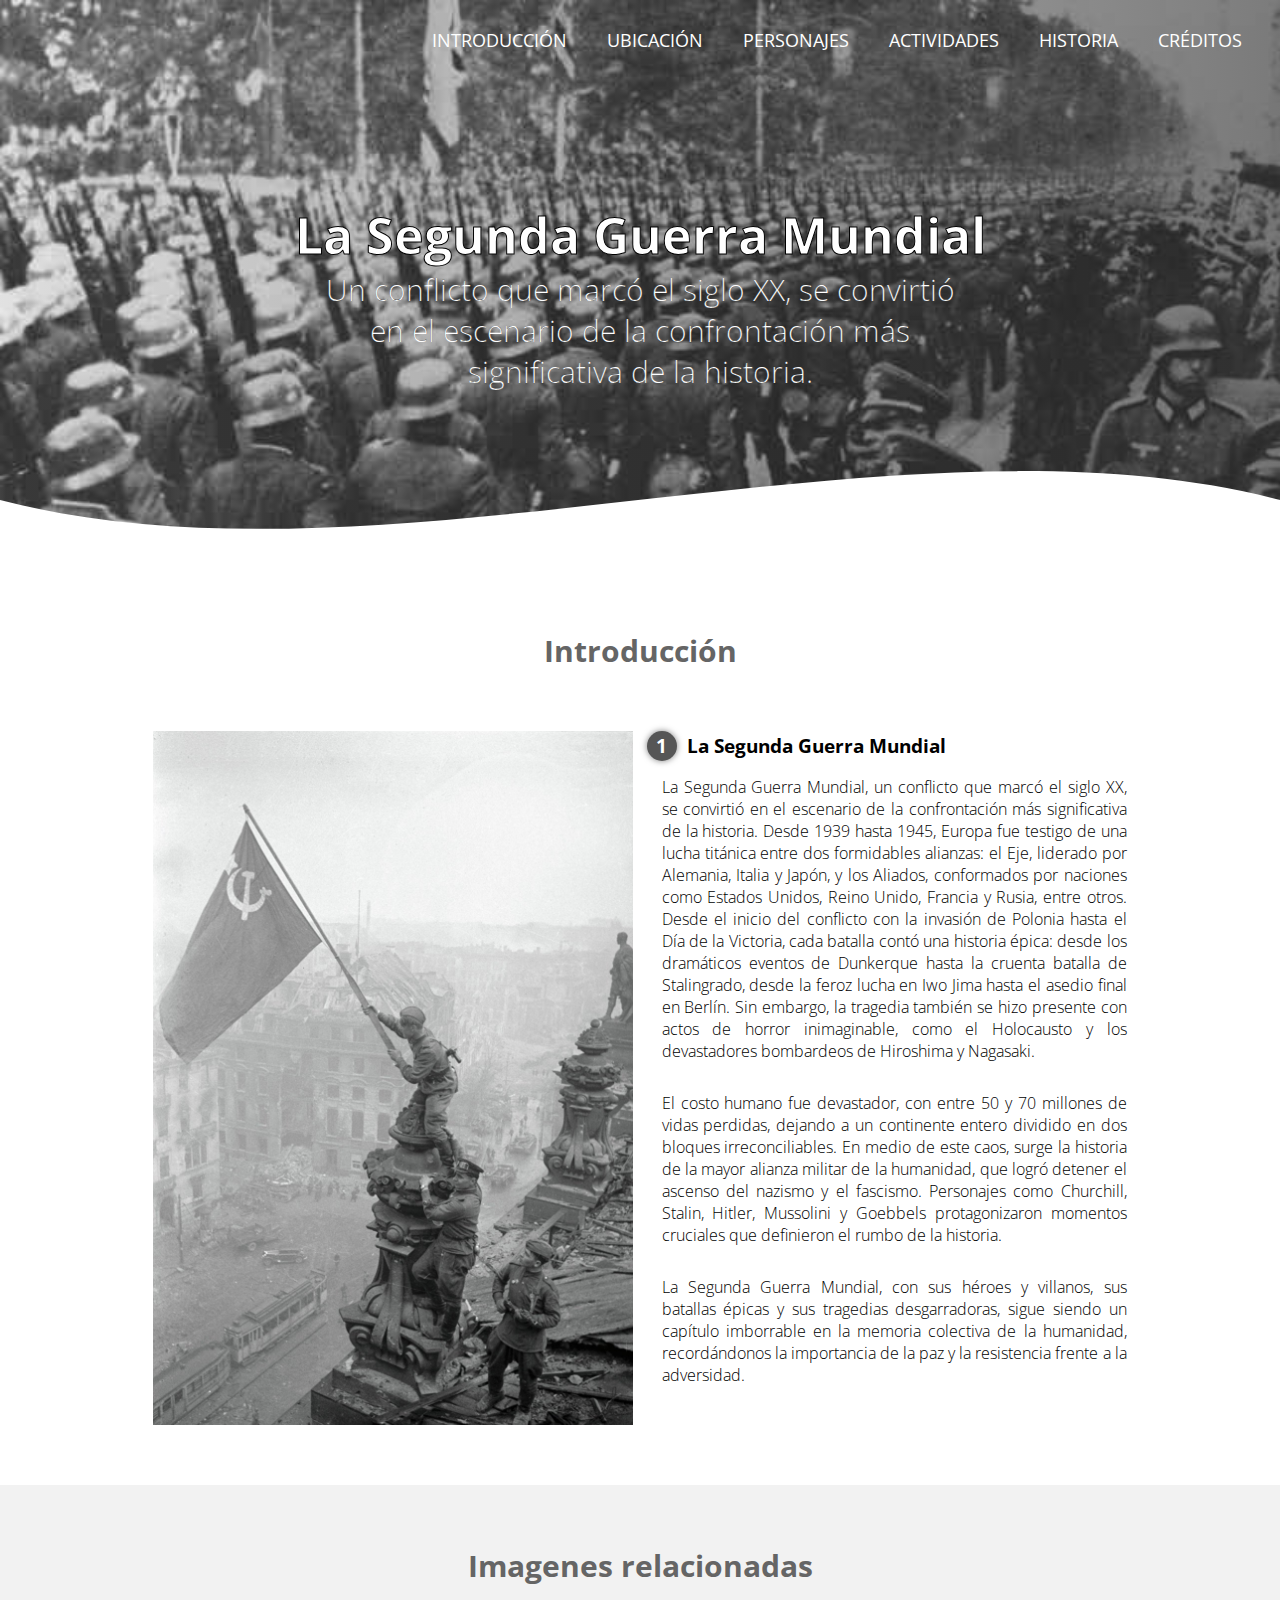
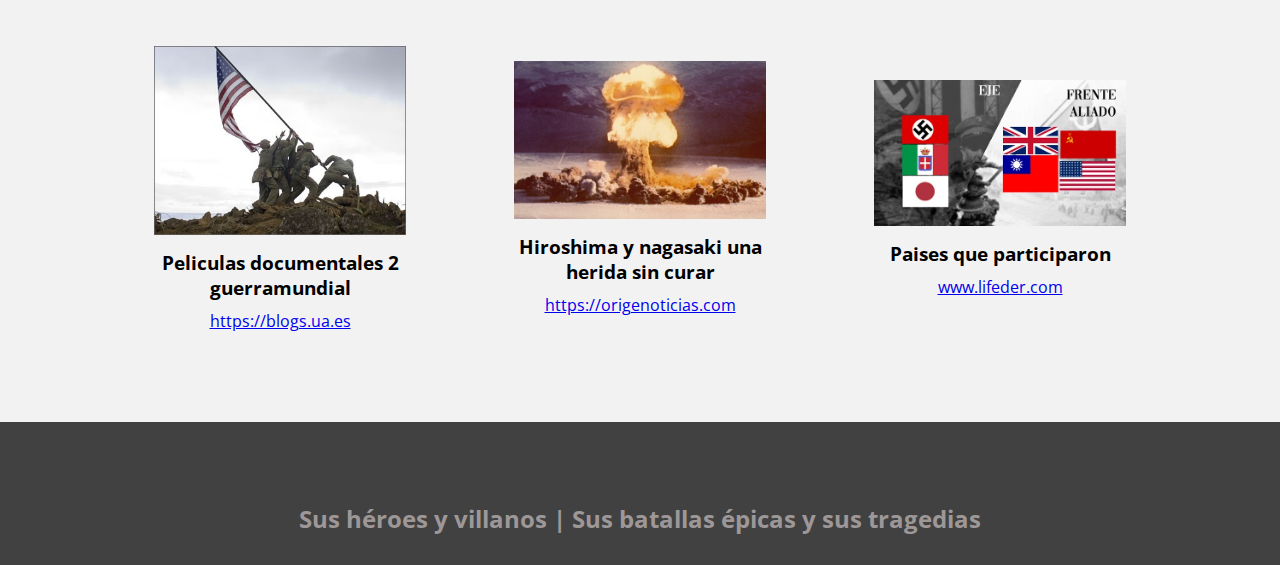
<file: index.html>
<!DOCTYPE html>
<html lang="es">
  <head>
    <meta charset="UTF-8" />
    <meta name="viewport" content="width=device-width, initial-scale=1.0" />
    <meta http-equiv="X-UA-Compatible" content="ie=edge" />
    <title>La Segunda Guerra Mundial</title>
    <!-- titulo -->
    <link rel="shortcut icon" href="img/union.png" type="image/x-icon" />
    <!-- icono de la pestaña del navegador -->
    <link
      href="https://cdnjs.cloudflare.com/ajax/libs/font-awesome/5.13.0/css/all.min.css"
      rel="stylesheet"
    />
    <!-- icono del menu de navegacion -->
    <link rel="stylesheet" href="css/estilos.css" />
    <!-- coneccion con los estilos -->
    <link
      href="https://fonts.googleapis.com/css?family=Open+Sans:300,400,700,800&display=swap"
      rel="stylesheet"
    />
    <!-- Fuente del texto: Open Sans -->
  </head>

  <body>
    <header>
      <!-- Menu de navegacion-->

      <nav>
        <input type="checkbox" id="check" />

        <label for="check" class="checkbtn">
          <i class="fas fa-bars"></i>
        </label>

        <ul>
          <li><a href="index.html">Introducción</a></li>
          <li><a href="ubicación.html">Ubicación</a></li>
          <li><a href="personajes.html">Personajes</a></li>
          <li><a href="actividades.html">Actividades</a></li>
          <li><a href="historia.html">Historia</a></li>
          <li><a href="creditos.html">Créditos</a></li>
        </ul>
      </nav>

      <!-- texto del encabezado -->

      <section class="textos-header">
        <h1>La Segunda Guerra Mundial</h1>
        <h2>
          Un conflicto que marcó el siglo XX, se convirtió en el escenario de la
          confrontación más significativa de la historia.
        </h2>
      </section>

      <div class="wave" >
        <!--esto ayuda hacer la forma ondulada -->
        <!--  -->
        <img src="img/onda.svg" alt="" class="onda" />
      </div>

    </header>

    <!-- cuerpo del proyecto -->

    <main>
      <section class="contenedor sobre-nosotros">
        <h2 class="titulo">Introducción</h2>
        <div class="contenedor-sobre-nosotros">
          <img src="img/introduccion.jpg" alt="" class="imagen-about-us" />
          <div class="contenido-textos">
            <h3><span>1</span> La Segunda Guerra Mundial</h3>
            <p>
              La Segunda Guerra Mundial, un conflicto que marcó el siglo XX, se
              convirtió en el escenario de la confrontación más significativa de
              la historia. Desde 1939 hasta 1945, Europa fue testigo de una
              lucha titánica entre dos formidables alianzas: el Eje, liderado
              por Alemania, Italia y Japón, y los Aliados, conformados por
              naciones como Estados Unidos, Reino Unido, Francia y Rusia, entre
              otros. Desde el inicio del conflicto con la invasión de Polonia
              hasta el Día de la Victoria, cada batalla contó una historia
              épica: desde los dramáticos eventos de Dunkerque hasta la cruenta
              batalla de Stalingrado, desde la feroz lucha en Iwo Jima hasta el
              asedio final en Berlín. Sin embargo, la tragedia también se hizo
              presente con actos de horror inimaginable, como el Holocausto y
              los devastadores bombardeos de Hiroshima y Nagasaki.
            </p>
            <p>
              El costo humano fue devastador, con entre 50 y 70 millones de
              vidas perdidas, dejando a un continente entero dividido en dos
              bloques irreconciliables. En medio de este caos, surge la historia
              de la mayor alianza militar de la humanidad, que logró detener el
              ascenso del nazismo y el fascismo. Personajes como Churchill,
              Stalin, Hitler, Mussolini y Goebbels protagonizaron momentos
              cruciales que definieron el rumbo de la historia.
            </p>
            <p>
              La Segunda Guerra Mundial, con sus héroes y villanos, sus batallas
              épicas y sus tragedias desgarradoras, sigue siendo un capítulo
              imborrable en la memoria colectiva de la humanidad, recordándonos
              la importancia de la paz y la resistencia frente a la adversidad.
            </p>
          </div>
        </div>
      </section>

      <!-- Imagenes relacionadas -->

      <section class="about-services">
        <div class="contenedor">
          <h2 class="titulo">Imagenes relacionadas</h2>
          <div class="servicio-cont">
            <div class="servicio-ind">
              <img src="img/rela1.jpg" alt="" />
              <h3>Peliculas documentales 2 guerramundial</h3>
              <a href="https://blogs.ua.es/peliculasdocumentales2guerramundial/"
                >https://blogs.ua.es</a
              >
            </div>
            <div class="servicio-ind">
              <img src="img/rela2.jpg" alt="" />
              <h3>Hiroshima y nagasaki una herida sin curar</h3>
              <a
                href="https://origenoticias.com/70-anos-de-hiroshima-y-nagasaki-una-herida-sin-curar/"
                >https://origenoticias.com</a
              >
            </div>
            <div class="servicio-ind">
              <img src="img/rela3.jpg" alt="" />
              <h3>Paises que participaron</h3>
              <a
                href="https://www.lifeder.com/paises-participaron-segunda-guerra-mundial/"
                >www.lifeder.com</a
              >
            </div>
          </div>
        </div>
      </section>
    </main>

    <!-- parte final -->

    <footer>
      <h2 class="titulo-final">
        Sus héroes y villanos | Sus batallas épicas y sus tragedias
      </h2>
    </footer>
  </body>
</html>

<!--
    
    El diseño de este proyecto mio (se usaron varios tutoriales en youtube para llegar a este punto) es de una plantilla de un proyecto anterior que fue reutilizado, es por eso que los css mantienen esa forma

    Creditos del autor del trabajo: Oscar Daniel Sanabria Daza

-->
</file>
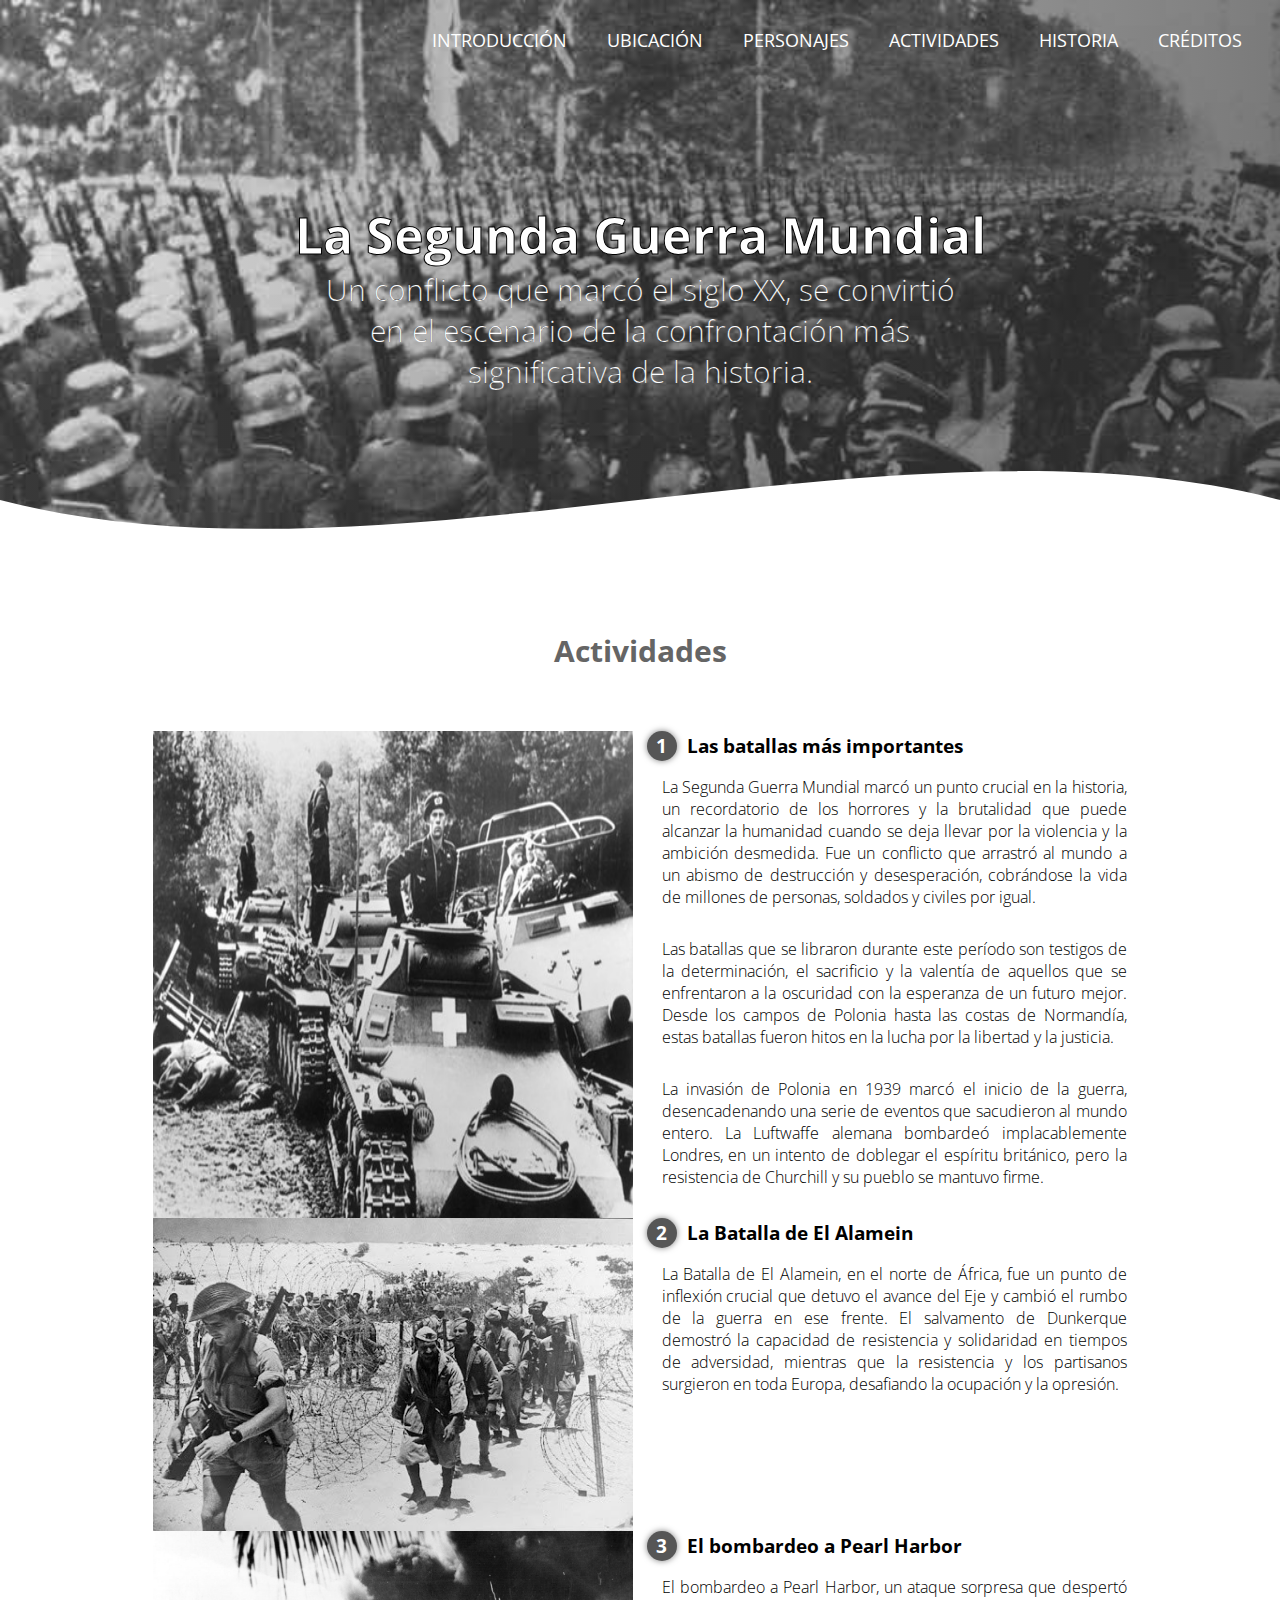
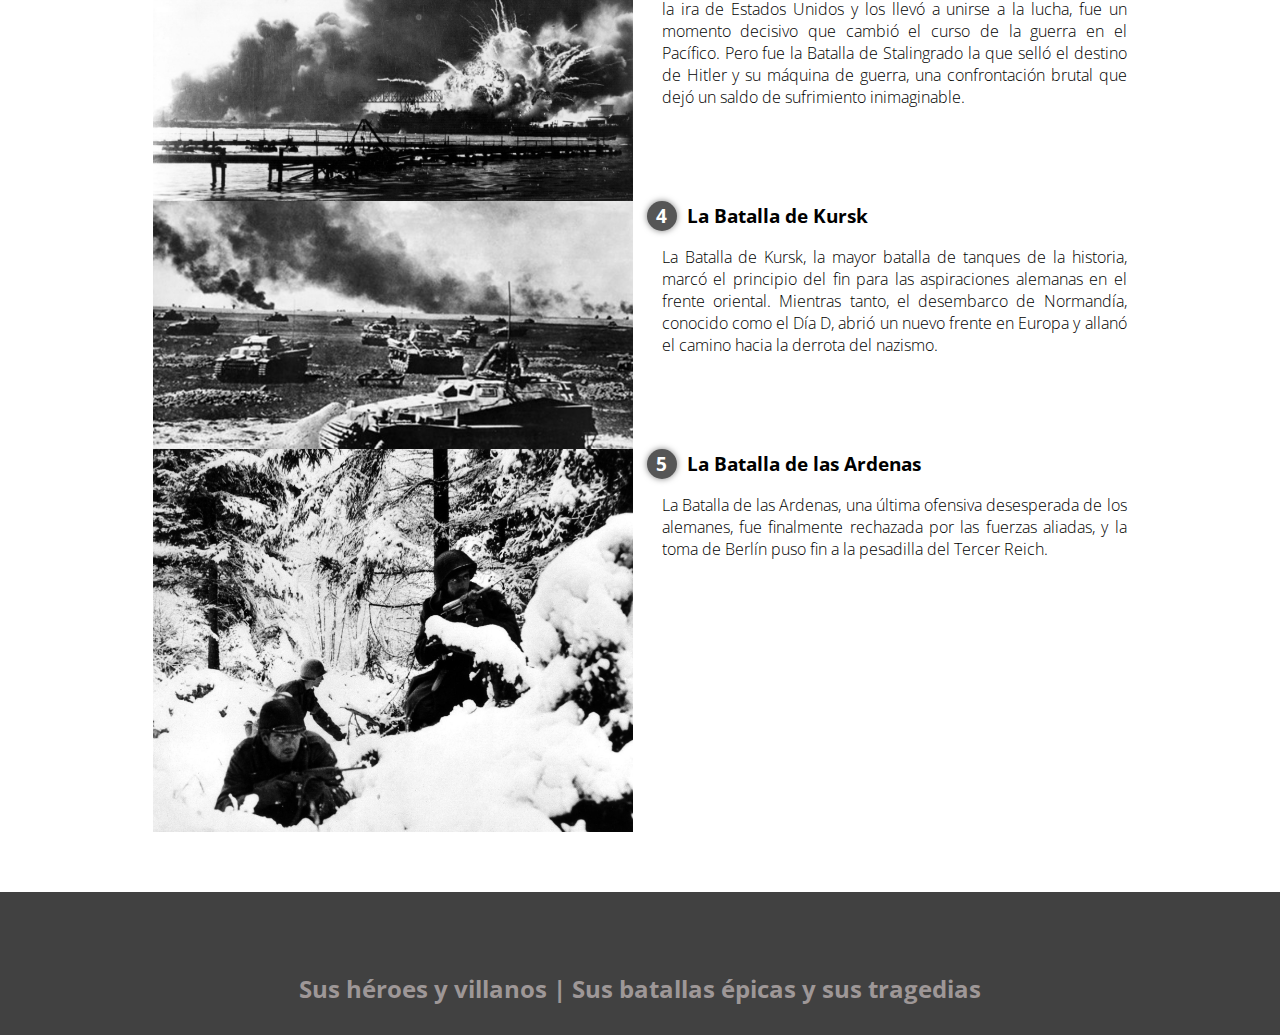
<file: actividades.html>
<!DOCTYPE html>
<html lang="es">

<head>
    <meta charset="UTF-8">
    <meta name="viewport" content="width=device-width, initial-scale=1.0">
    <meta http-equiv="X-UA-Compatible" content="ie=edge">
    <title>La Segunda Guerra Mundial</title> <!-- titulo -->
    <link rel="shortcut icon" href="img/union.png" type="image/x-icon"> <!-- icono de la pestaña del navegador -->
    <link href="https://cdnjs.cloudflare.com/ajax/libs/font-awesome/5.13.0/css/all.min.css" rel="stylesheet"> <!-- icono del menu de navegacion -->
    <link rel="stylesheet" href="css/estilos.css"> <!-- coneccion con los estilos -->
    <link href="https://fonts.googleapis.com/css?family=Open+Sans:300,400,700,800&display=swap" rel="stylesheet"> <!-- Fuente del texto: Open Sans -->
</head>

<body>
    <header>

        <!-- Menu de navegacion-->

        <nav>
            
            <input type="checkbox" id="check">

            <label for="check" class="checkbtn">
                <i class="fas fa-bars"></i>
            </label>

            <ul>
                <li><a href="index.html">Introducción</a></li>
                <li><a href="ubicación.html">Ubicación</a></li>
                <li><a href="personajes.html">Personajes</a></li>
                <li><a href="actividades.html">Actividades</a></li>
                <li><a href="historia.html">Historia</a></li>
                <li><a href="creditos.html">Créditos</a></li>
            </ul>
        </nav>

        <!-- texto del encabezado -->

        <section class="textos-header">
            <h1>La Segunda Guerra Mundial</h1>
            <h2>Un conflicto que marcó el siglo XX, se convirtió en el escenario de la confrontación más significativa de la historia. </h2>
        </section>

        <div class="wave" >
            <!--esto ayuda hacer la forma ondulada -->
            <!--  -->
            <img src="img/onda.svg" alt="" class="onda" />
          </div>
          
    </header>

<!-- cuerpo del proyecto -->

    <main>
        <section class="contenedor sobre-nosotros">
            <h2 class="titulo">Actividades</h2>

            <div class="contenedor-sobre-nosotros">
                <img src="img/bat1.jpg" alt="" class="imagen-about-us">
                <div class="contenido-textos">
                    <h3><span>1</span> Las batallas más importantes</h3>
                    <p>
                        La Segunda Guerra Mundial marcó un punto crucial en la historia, un recordatorio de los horrores y la brutalidad que puede alcanzar la humanidad cuando se deja llevar por la violencia y la ambición desmedida. Fue un conflicto que arrastró al mundo a un abismo de destrucción y desesperación, cobrándose la vida de millones de personas, soldados y civiles por igual.
                    </p>
                    <p>
                        Las batallas que se libraron durante este período son testigos de la determinación, el sacrificio y la valentía de aquellos que se enfrentaron a la oscuridad con la esperanza de un futuro mejor. Desde los campos de Polonia hasta las costas de Normandía, estas batallas fueron hitos en la lucha por la libertad y la justicia.
                    </p>
                    <p>
                        La invasión de Polonia en 1939 marcó el inicio de la guerra, desencadenando una serie de eventos que sacudieron al mundo entero. La Luftwaffe alemana bombardeó implacablemente Londres, en un intento de doblegar el espíritu británico, pero la resistencia de Churchill y su pueblo se mantuvo firme.
                    </p>
                </div>
            </div>

<!-- Imagenes relacionadas con el texto -->

            <div class="contenedor-sobre-nosotros">
                <img src="img/bat2.jpg" alt="" class="imagen-about-us">
                <div class="contenido-textos">
                    <h3><span>2</span> La Batalla de El Alamein</h3>
                    <p>
                        La Batalla de El Alamein, en el norte de África, fue un punto de inflexión crucial que detuvo el avance del Eje y cambió el rumbo de la guerra en ese frente. El salvamento de Dunkerque demostró la capacidad de resistencia y solidaridad en tiempos de adversidad, mientras que la resistencia y los partisanos surgieron en toda Europa, desafiando la ocupación y la opresión.
                    </p>
                </div>
            </div>

            <div class="contenedor-sobre-nosotros">
                <img src="img/bat3.jpg" alt="" class="imagen-about-us">
                <div class="contenido-textos">
                    <h3><span>3</span> El bombardeo a Pearl Harbor</h3>
                    <p>
                        El bombardeo a Pearl Harbor, un ataque sorpresa que despertó la ira de Estados Unidos y los llevó a unirse a la lucha, fue un momento decisivo que cambió el curso de la guerra en el Pacífico. Pero fue la Batalla de Stalingrado la que selló el destino de Hitler y su máquina de guerra, una confrontación brutal que dejó un saldo de sufrimiento inimaginable.
                    </p>
                </div>
            </div>

            <div class="contenedor-sobre-nosotros">
                <img src="img/bat4.jpg" alt="" class="imagen-about-us">
                <div class="contenido-textos">
                    <h3><span>4</span> La Batalla de Kursk</h3>
                    <p>
                        La Batalla de Kursk, la mayor batalla de tanques de la historia, marcó el principio del fin para las aspiraciones alemanas en el frente oriental. Mientras tanto, el desembarco de Normandía, conocido como el Día D, abrió un nuevo frente en Europa y allanó el camino hacia la derrota del nazismo.
                    </p>
                </div>
            </div>

            <div class="contenedor-sobre-nosotros">
                <img src="img/bat5.jpg" alt="" class="imagen-about-us">
                <div class="contenido-textos">
                    <h3><span>5</span> La Batalla de las Ardenas</h3>
                    <p>
                        La Batalla de las Ardenas, una última ofensiva desesperada de los alemanes, fue finalmente rechazada por las fuerzas aliadas, y la toma de Berlín puso fin a la pesadilla del Tercer Reich.
                    </p>
                </div>
            </div>

        </section>
<!-- -->

    </main>

        <!-- parte final -->

    <footer>
        <h2 class="titulo-final"> Sus héroes y villanos | Sus batallas épicas y sus tragedias </h2>
    </footer>
</body>

</html>

<!--
    
    El diseño de este proyecto mio (se usaron varios tutoriales en youtube para llegar a este punto) es de una plantilla de un proyecto anterior que fue reutilizado, es por eso que los css mantienen esa forma

    Creditos del autor del trabajo: Oscar Daniel Sanabria Daza

-->
</file>
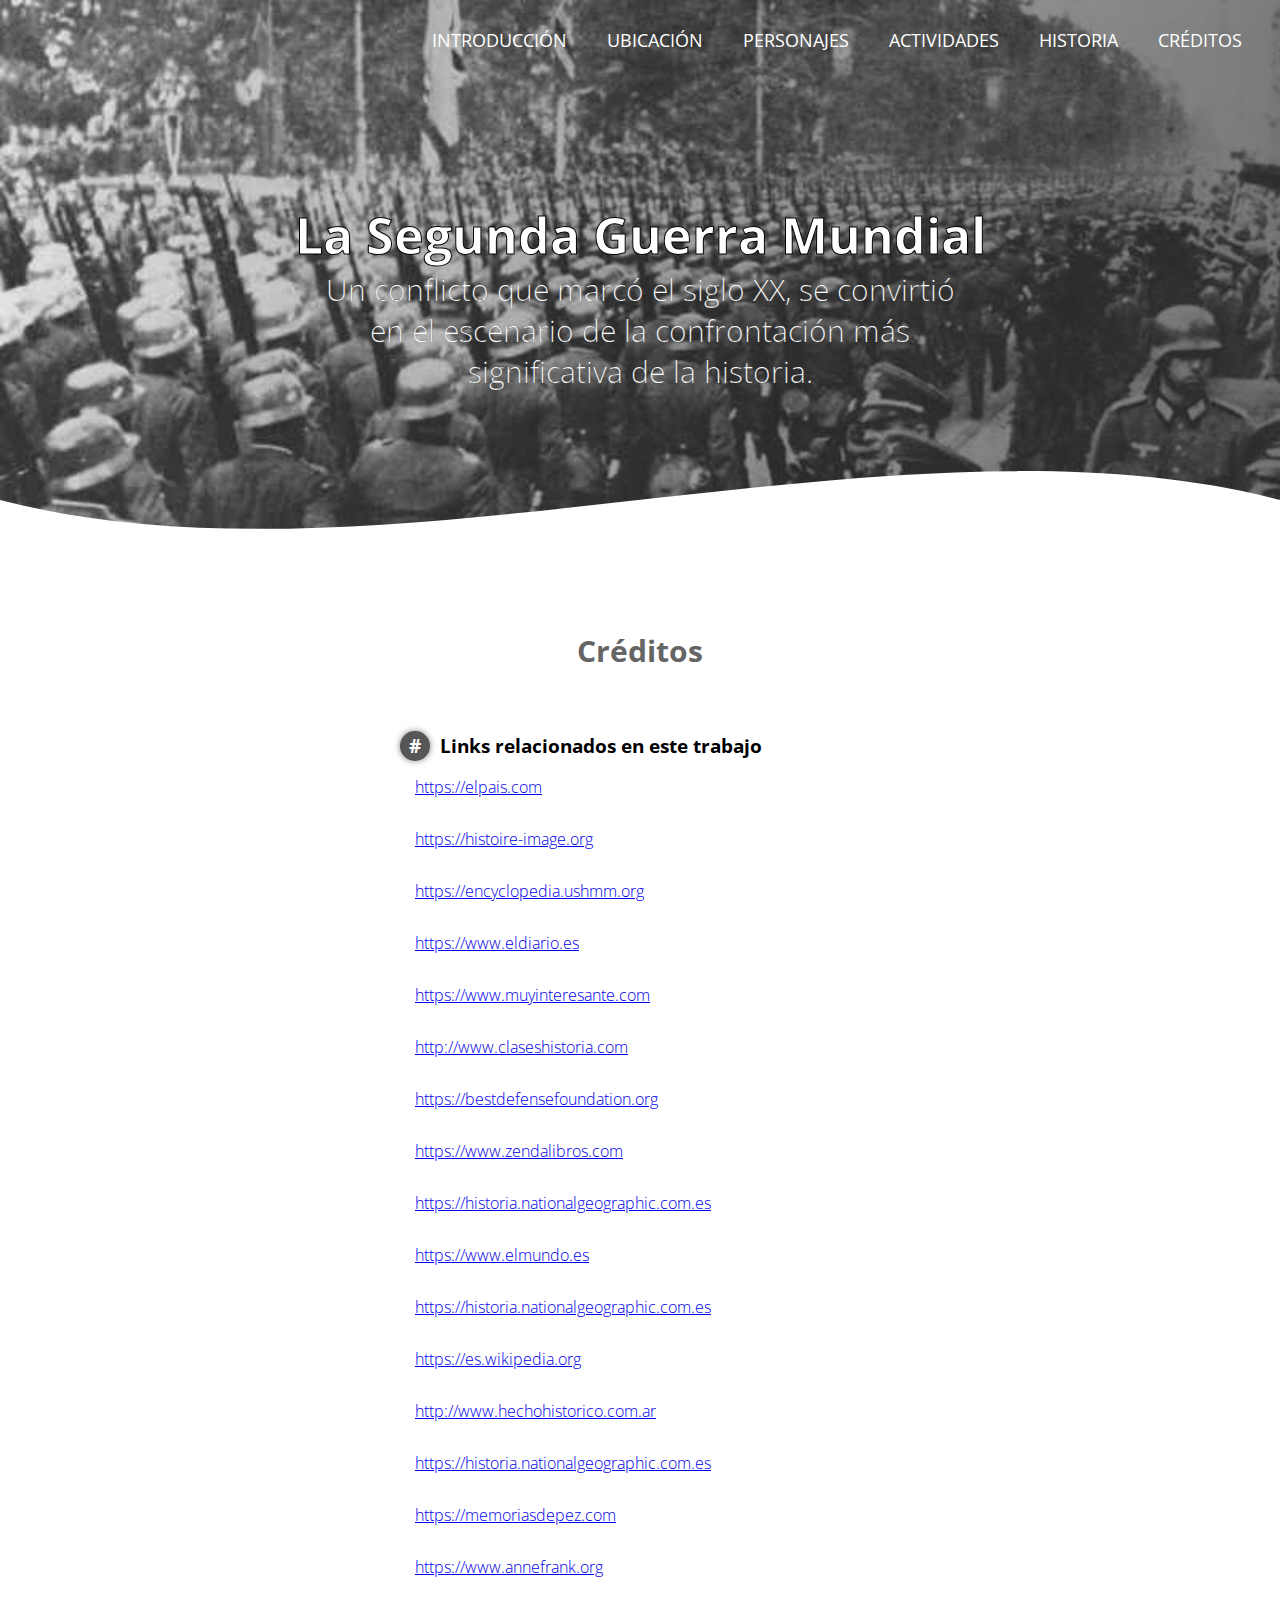
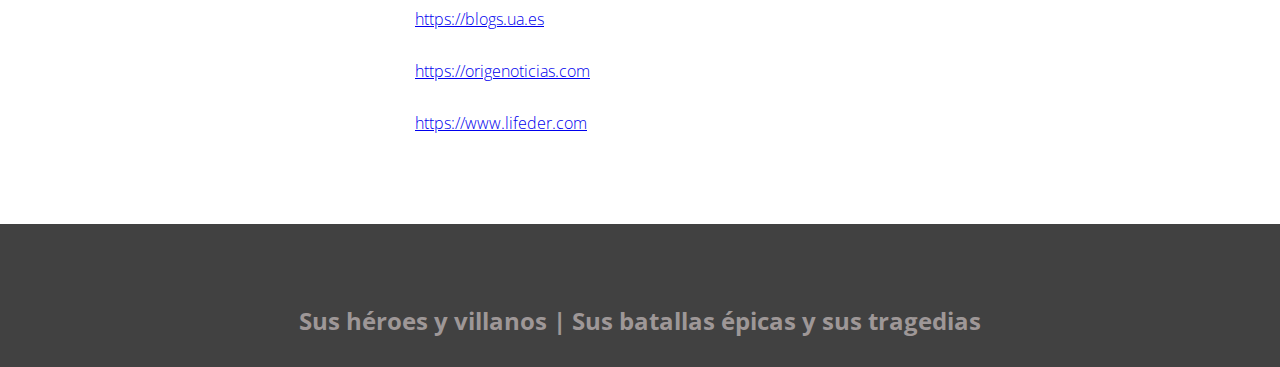
<file: creditos.html>
<!DOCTYPE html>
<html lang="es">

<head>
    <meta charset="UTF-8">
    <meta name="viewport" content="width=device-width, initial-scale=1.0">
    <meta http-equiv="X-UA-Compatible" content="ie=edge">
    <title>La Segunda Guerra Mundial</title> <!-- titulo -->
    <link rel="shortcut icon" href="img/union.png" type="image/x-icon"> <!-- icono de la pestaña del navegador -->
    <link href="https://cdnjs.cloudflare.com/ajax/libs/font-awesome/5.13.0/css/all.min.css" rel="stylesheet"> <!-- icono del menu de navegacion -->
    <link rel="stylesheet" href="css/estilos.css"> <!-- coneccion con los estilos -->
    <link href="https://fonts.googleapis.com/css?family=Open+Sans:300,400,700,800&display=swap" rel="stylesheet"> <!-- Fuente del texto: Open Sans -->
</head>
<!---->
<body>
    <header>

        <!-- Menu de navegacion-->

        <nav>
            
            <input type="checkbox" id="check">

            <label for="check" class="checkbtn">
                <i class="fas fa-bars"></i>
            </label>

            <ul>
                <li><a href="index.html">Introducción</a></li>
                <li><a href="ubicación.html">Ubicación</a></li>
                <li><a href="personajes.html">Personajes</a></li>
                <li><a href="actividades.html">Actividades</a></li>
                <li><a href="historia.html">Historia</a></li>
                <li><a href="creditos.html">Créditos</a></li>
            </ul>
        </nav>

        <!-- texto del encabezado -->

        <section class="textos-header">
            <h1>La Segunda Guerra Mundial</h1>
            <h2>Un conflicto que marcó el siglo XX, se convirtió en el escenario de la confrontación más significativa de la historia. </h2>
        </section>

        <div class="wave" >
            <!--esto ayuda hacer la forma ondulada -->
            <!--  -->
            <img src="img/onda.svg" alt="" class="onda" />
          </div>
          
    </header>

    <!-- cuerpo del proyecto -->

    <main>

        <section class="contenedor sobre-nosotros">
            <h2 class="titulo">Créditos</h2>
            <div class="contenedor-sobre-nosotros">
                <div class="contenido-textos">
                    <h3><span>#</span> Links relacionados en este trabajo</h3>
                    <p><a href="https://elpais.com/internacional/2012/01/26/album/1327603530_263653.html">https://elpais.com</a></p>
                    <p><a href="https://histoire-image.org/etudes/hitler-paris">https://histoire-image.org</a></p>
                    <p><a href="https://encyclopedia.ushmm.org/content/es/article/d-day">https://encyclopedia.ushmm.org</a></p>
                    <p><a href="https://www.eldiario.es/sociedad/son-imagenes-holocausto-youtube-censuro-inapropiadas-jovenes_1_8287177.html">https://www.eldiario.es</a></p>
                    <p><a href="https://www.muyinteresante.com/historia/31172.html">https://www.muyinteresante.com</a></p>
                    <p><a href="http://www.claseshistoria.com/2guerramundial/contraofensiva-africa.html">http://www.claseshistoria.com</a></p>
                    <p><a href="https://bestdefensefoundation.org/history-of-pearl-harbor/ ">https://bestdefensefoundation.org</a></p>
                    <p><a href="https://www.zendalibros.com/batalla-de-kursk-5-de-julio-de-1943-rusia-alemania/ ">https://www.zendalibros.com</a></p>
                    <p><a href="https://historia.nationalgeographic.com.es/a/batalla-ardenas-fracaso-ultimo-contraataque-hitler_20240">https://historia.nationalgeographic.com.es</a></p>
                    <p><a href="https://www.elmundo.es/especiales/2009/09/internacional/segunda_guerra_mundial/protagonistas/index.html">https://www.elmundo.es</a></p>
                    <p><a href="https://historia.nationalgeographic.com.es/a/segunda-guerra-mundial-explicada-mapas_18283">https://historia.nationalgeographic.com.es</a></p>
                    <p><a href="https://es.wikipedia.org/wiki/Batalla_de_Mulhouse ">https://es.wikipedia.org</a></p>
                    <p><a href="http://www.hechohistorico.com.ar/Archivos/Culturas_Antiguas/pais-global/mapa76.htm">http://www.hechohistorico.com.ar</a></p>
                    <p><a href="https://historia.nationalgeographic.com.es/temas/segunda-guerra-mundial">https://historia.nationalgeographic.com.es</a></p>
                    <p><a href="https://memoriasdepez.com/segunda-guerra-mundial/ ">https://memoriasdepez.com</a></p>
                    <p><a href="https://www.annefrank.org/es/timeline/131/el-ejercito-rojo-llega-a-berlin/">https://www.annefrank.org</a></p>
                    <p><a href="https://blogs.ua.es/peliculasdocumentales2guerramundial/">https://blogs.ua.es</a></p>
                    <p><a href="https://origenoticias.com/70-anos-de-hiroshima-y-nagasaki-una-herida-sin-curar/">https://origenoticias.com</a></p>
                    <p><a href="https://www.lifeder.com/paises-participaron-segunda-guerra-mundial/">https://www.lifeder.com</a></p>
                </div>
            </div>
        </section>

    </main>
    
    <!-- parte final -->

    <footer>
        <h2 class="titulo-final"> Sus héroes y villanos | Sus batallas épicas y sus tragedias </h2>
    </footer>
</body>

</html>

<!--
    
    El diseño de este proyecto mio (se usaron varios tutoriales en youtube para llegar a este punto) es de una plantilla de un proyecto anterior que fue reutilizado, es por eso que los css mantienen esa forma

    Creditos del autor del trabajo: Oscar Daniel Sanabria Daza

-->
</file>
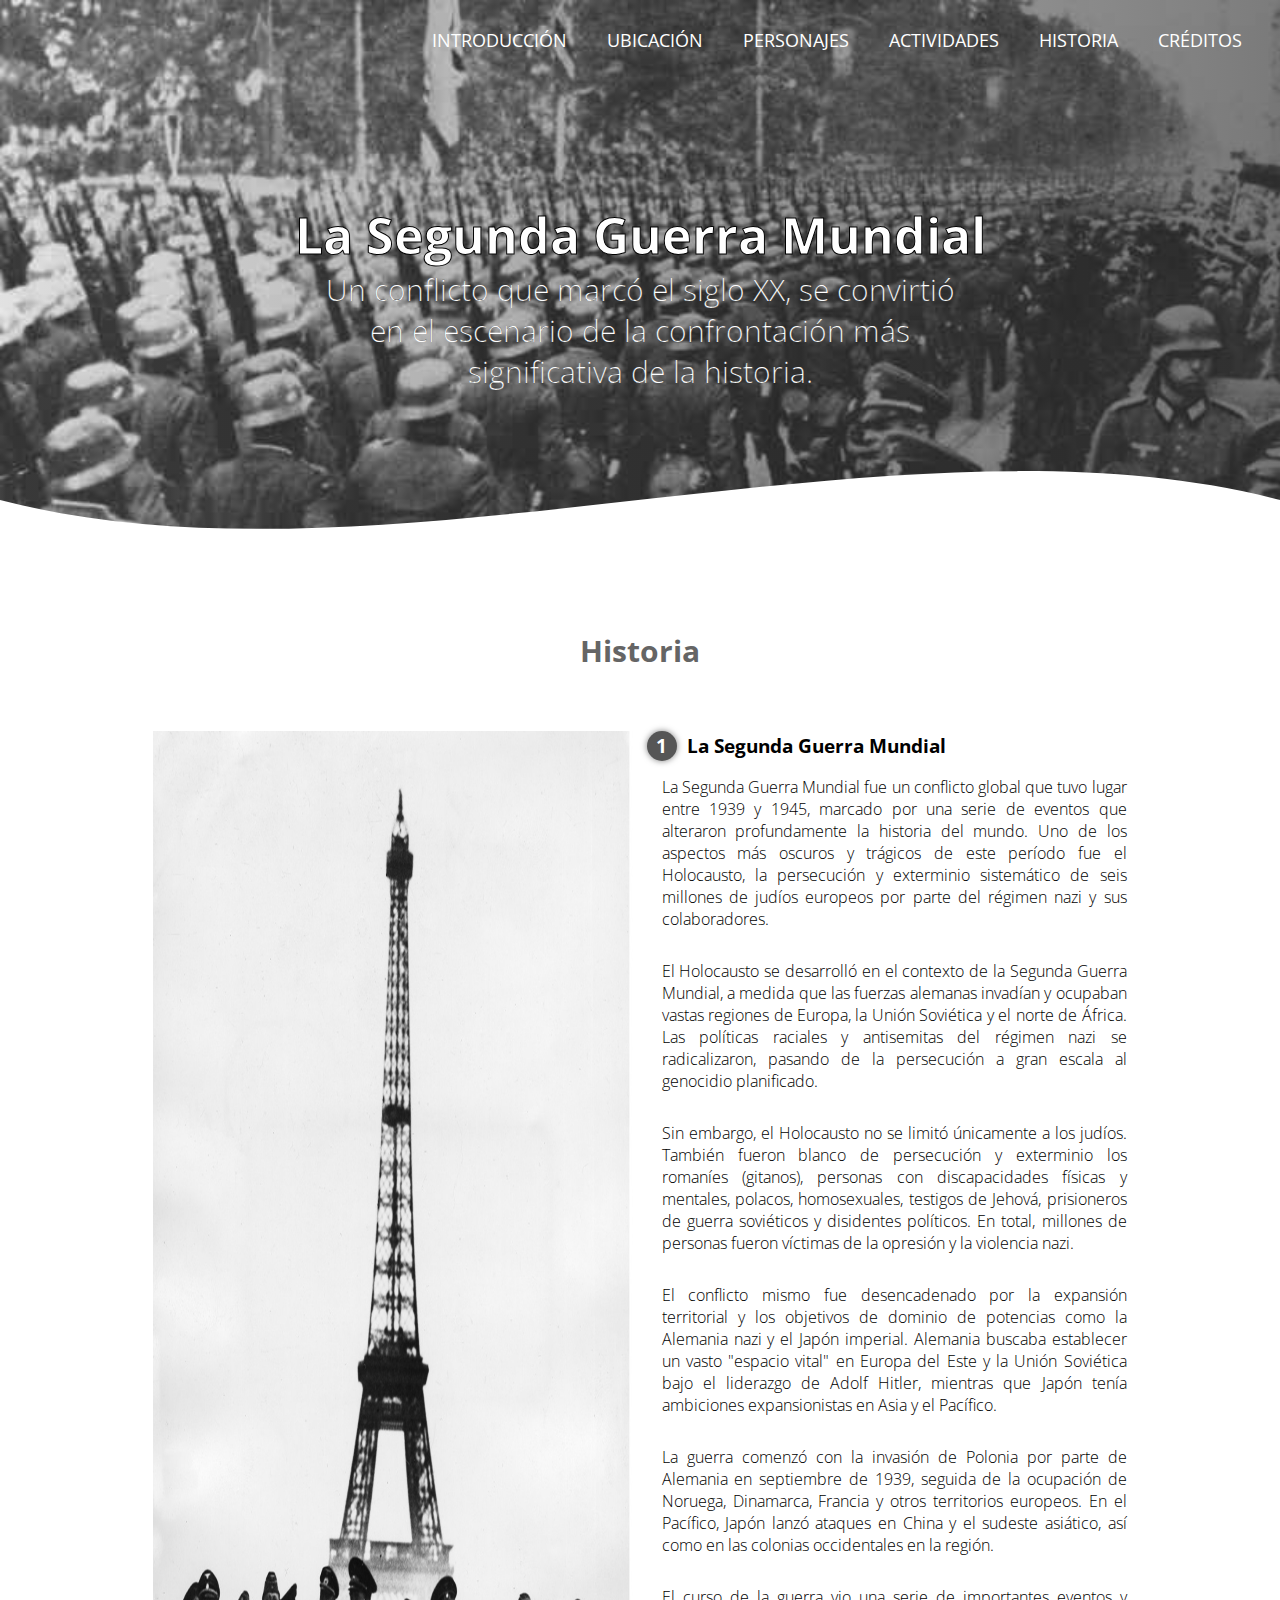
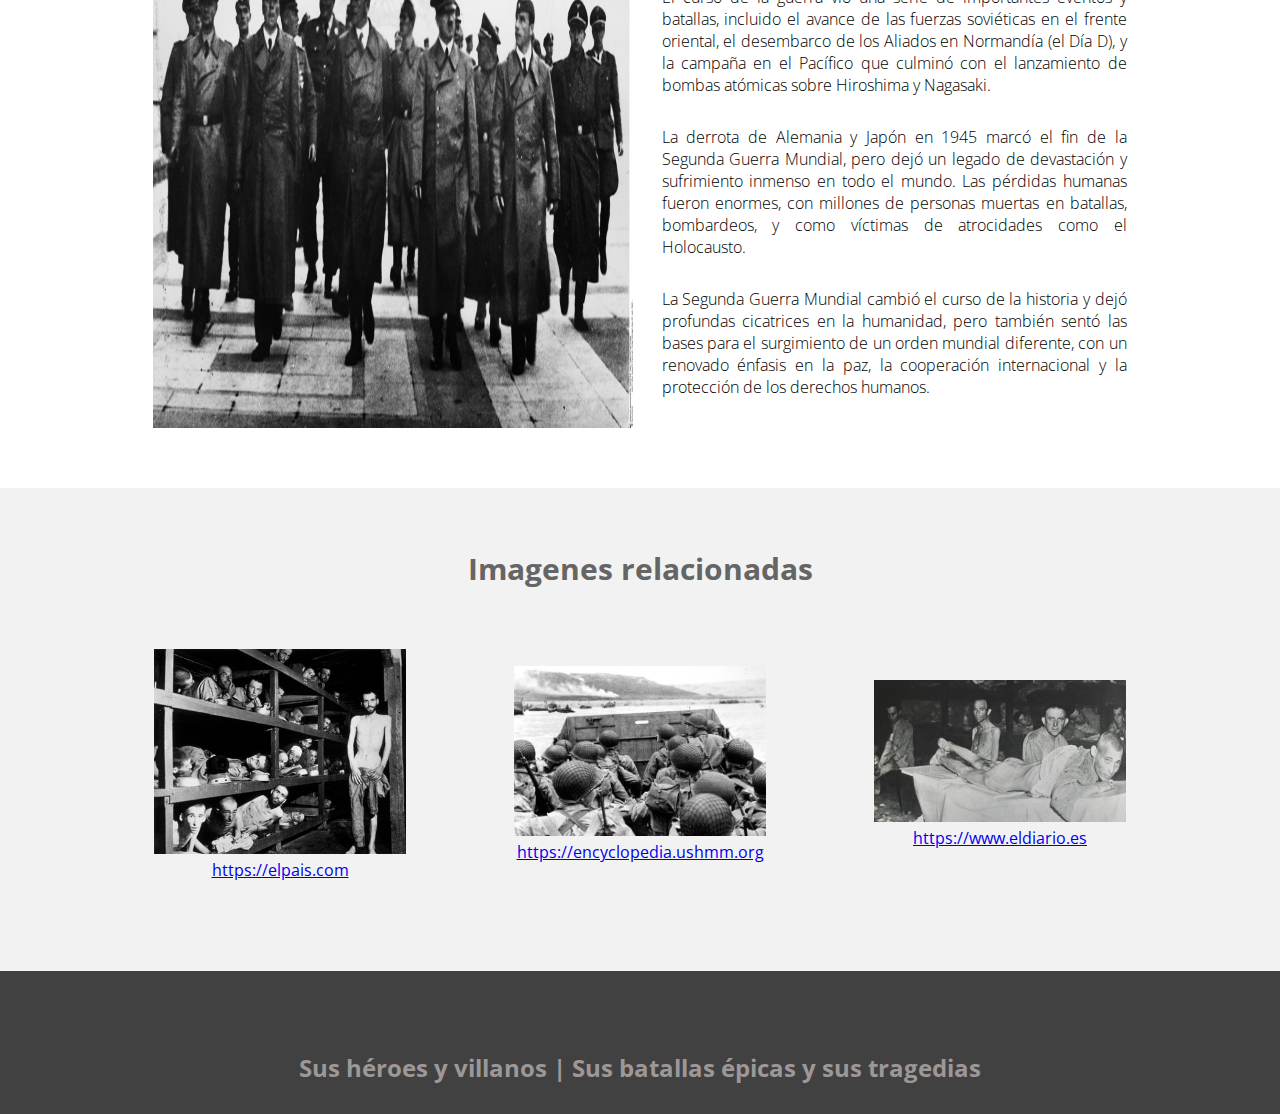
<file: historia.html>
<!DOCTYPE html>
<html lang="es">

<head>
    <meta charset="UTF-8">
    <meta name="viewport" content="width=device-width, initial-scale=1.0">
    <meta http-equiv="X-UA-Compatible" content="ie=edge">
    <title>La Segunda Guerra Mundial</title> <!-- titulo -->
    <link rel="shortcut icon" href="img/union.png" type="image/x-icon"> <!-- icono de la pestaña del navegador -->
    <link href="https://cdnjs.cloudflare.com/ajax/libs/font-awesome/5.13.0/css/all.min.css" rel="stylesheet"> <!-- icono del menu de navegacion -->
    <link rel="stylesheet" href="css/estilos.css"> <!-- coneccion con los estilos -->
    <link href="https://fonts.googleapis.com/css?family=Open+Sans:300,400,700,800&display=swap" rel="stylesheet"> <!-- Fuente del texto: Open Sans -->
</head>

<!---->
<body>
    <header>

         <!-- Menu de navegacion-->

         <nav>
            
            <input type="checkbox" id="check">

            <label for="check" class="checkbtn">
                <i class="fas fa-bars"></i>
            </label>

            <ul>
                <li><a href="index.html">Introducción</a></li>
                <li><a href="ubicación.html">Ubicación</a></li>
                <li><a href="personajes.html">Personajes</a></li>
                <li><a href="actividades.html">Actividades</a></li>
                <li><a href="historia.html">Historia</a></li>
                <li><a href="creditos.html">Créditos</a></li>
            </ul>
        </nav>

        <!-- texto del encabezado -->

        <section class="textos-header">
            <h1>La Segunda Guerra Mundial</h1>
            <h2>Un conflicto que marcó el siglo XX, se convirtió en el escenario de la confrontación más significativa de la historia. </h2>
        </section>
        
        <div class="wave" >
            <!--esto ayuda hacer la forma ondulada -->
            <!--  -->
            <img src="img/onda.svg" alt="" class="onda" />
          </div>
          
    </header>

    <!-- cuerpo del proyecto -->

    <main>
        <section class="contenedor sobre-nosotros">
            <h2 class="titulo">Historia</h2>
            <div class="contenedor-sobre-nosotros">
                <img src="img/histo1.jpg" alt="" class="imagen-about-us">
                <div class="contenido-textos">
                    <h3><span>1</span> La Segunda Guerra Mundial</h3>
                    <p>
                        La Segunda Guerra Mundial fue un conflicto global que tuvo lugar entre 1939 y 1945, marcado por una serie de eventos que alteraron profundamente la historia del mundo. Uno de los aspectos más oscuros y trágicos de este período fue el Holocausto, la persecución y exterminio sistemático de seis millones de judíos europeos por parte del régimen nazi y sus colaboradores.</p>
                    <p>
                        El Holocausto se desarrolló en el contexto de la Segunda Guerra Mundial, a medida que las fuerzas alemanas invadían y ocupaban vastas regiones de Europa, la Unión Soviética y el norte de África. Las políticas raciales y antisemitas del régimen nazi se radicalizaron, pasando de la persecución a gran escala al genocidio planificado.</p>
                    <p>
                        Sin embargo, el Holocausto no se limitó únicamente a los judíos. También fueron blanco de persecución y exterminio los romaníes (gitanos), personas con discapacidades físicas y mentales, polacos, homosexuales, testigos de Jehová, prisioneros de guerra soviéticos y disidentes políticos. En total, millones de personas fueron víctimas de la opresión y la violencia nazi.
                    </p>
                    <p>
                        El conflicto mismo fue desencadenado por la expansión territorial y los objetivos de dominio de potencias como la Alemania nazi y el Japón imperial. Alemania buscaba establecer un vasto "espacio vital" en Europa del Este y la Unión Soviética bajo el liderazgo de Adolf Hitler, mientras que Japón tenía ambiciones expansionistas en Asia y el Pacífico.
                    </p>
                    <p>
                        La guerra comenzó con la invasión de Polonia por parte de Alemania en septiembre de 1939, seguida de la ocupación de Noruega, Dinamarca, Francia y otros territorios europeos. En el Pacífico, Japón lanzó ataques en China y el sudeste asiático, así como en las colonias occidentales en la región.
                    </p>
                    <p>
                        El curso de la guerra vio una serie de importantes eventos y batallas, incluido el avance de las fuerzas soviéticas en el frente oriental, el desembarco de los Aliados en Normandía (el Día D), y la campaña en el Pacífico que culminó con el lanzamiento de bombas atómicas sobre Hiroshima y Nagasaki.
                    </p>
                    <p>
                        La derrota de Alemania y Japón en 1945 marcó el fin de la Segunda Guerra Mundial, pero dejó un legado de devastación y sufrimiento inmenso en todo el mundo. Las pérdidas humanas fueron enormes, con millones de personas muertas en batallas, bombardeos, y como víctimas de atrocidades como el Holocausto.
                    </p>
                    <p>
                        La Segunda Guerra Mundial cambió el curso de la historia y dejó profundas cicatrices en la humanidad, pero también sentó las bases para el surgimiento de un orden mundial diferente, con un renovado énfasis en la paz, la cooperación internacional y la protección de los derechos humanos.
                    </p>
                </div>
            </div>
        </section>

        <!-- Imagenes relacionadas -->
<!-- -->
        <section class="about-services">
            <div class="contenedor">
                <h2 class="titulo">Imagenes relacionadas</h2>
                <div class="servicio-cont">
                    <div class="servicio-ind">
                        <img src="img/histo2.jpg" alt="">
                        <a href="https://elpais.com/internacional/2012/01/26/album/1327603530_263653.html">https://elpais.com</a>
                    </div>
                    <div class="servicio-ind">
                        <img src="img/histo3.jpg" alt="">
                        <a href="https://encyclopedia.ushmm.org/content/es/article/d-day">https://encyclopedia.ushmm.org</a>
                    </div>
                    <div class="servicio-ind">
                        <img src="img/histo4.jpg" alt="">
                        <a href="https://www.eldiario.es/sociedad/son-imagenes-holocausto-youtube-censuro-inapropiadas-jovenes_1_8287177.html">https://www.eldiario.es</a>
                    </div>
                </div>
            </div>
        </section>
    </main>

    <!-- parte final -->

    <footer>
        <h2 class="titulo-final"> Sus héroes y villanos | Sus batallas épicas y sus tragedias </h2>
    </footer>
</body>

</html>

<!--
    
    El diseño de este proyecto mio (se usaron varios tutoriales en youtube para llegar a este punto) es de una plantilla de un proyecto anterior que fue reutilizado, es por eso que los css mantienen esa forma

    Creditos del autor del trabajo: Oscar Daniel Sanabria Daza

-->
</file>
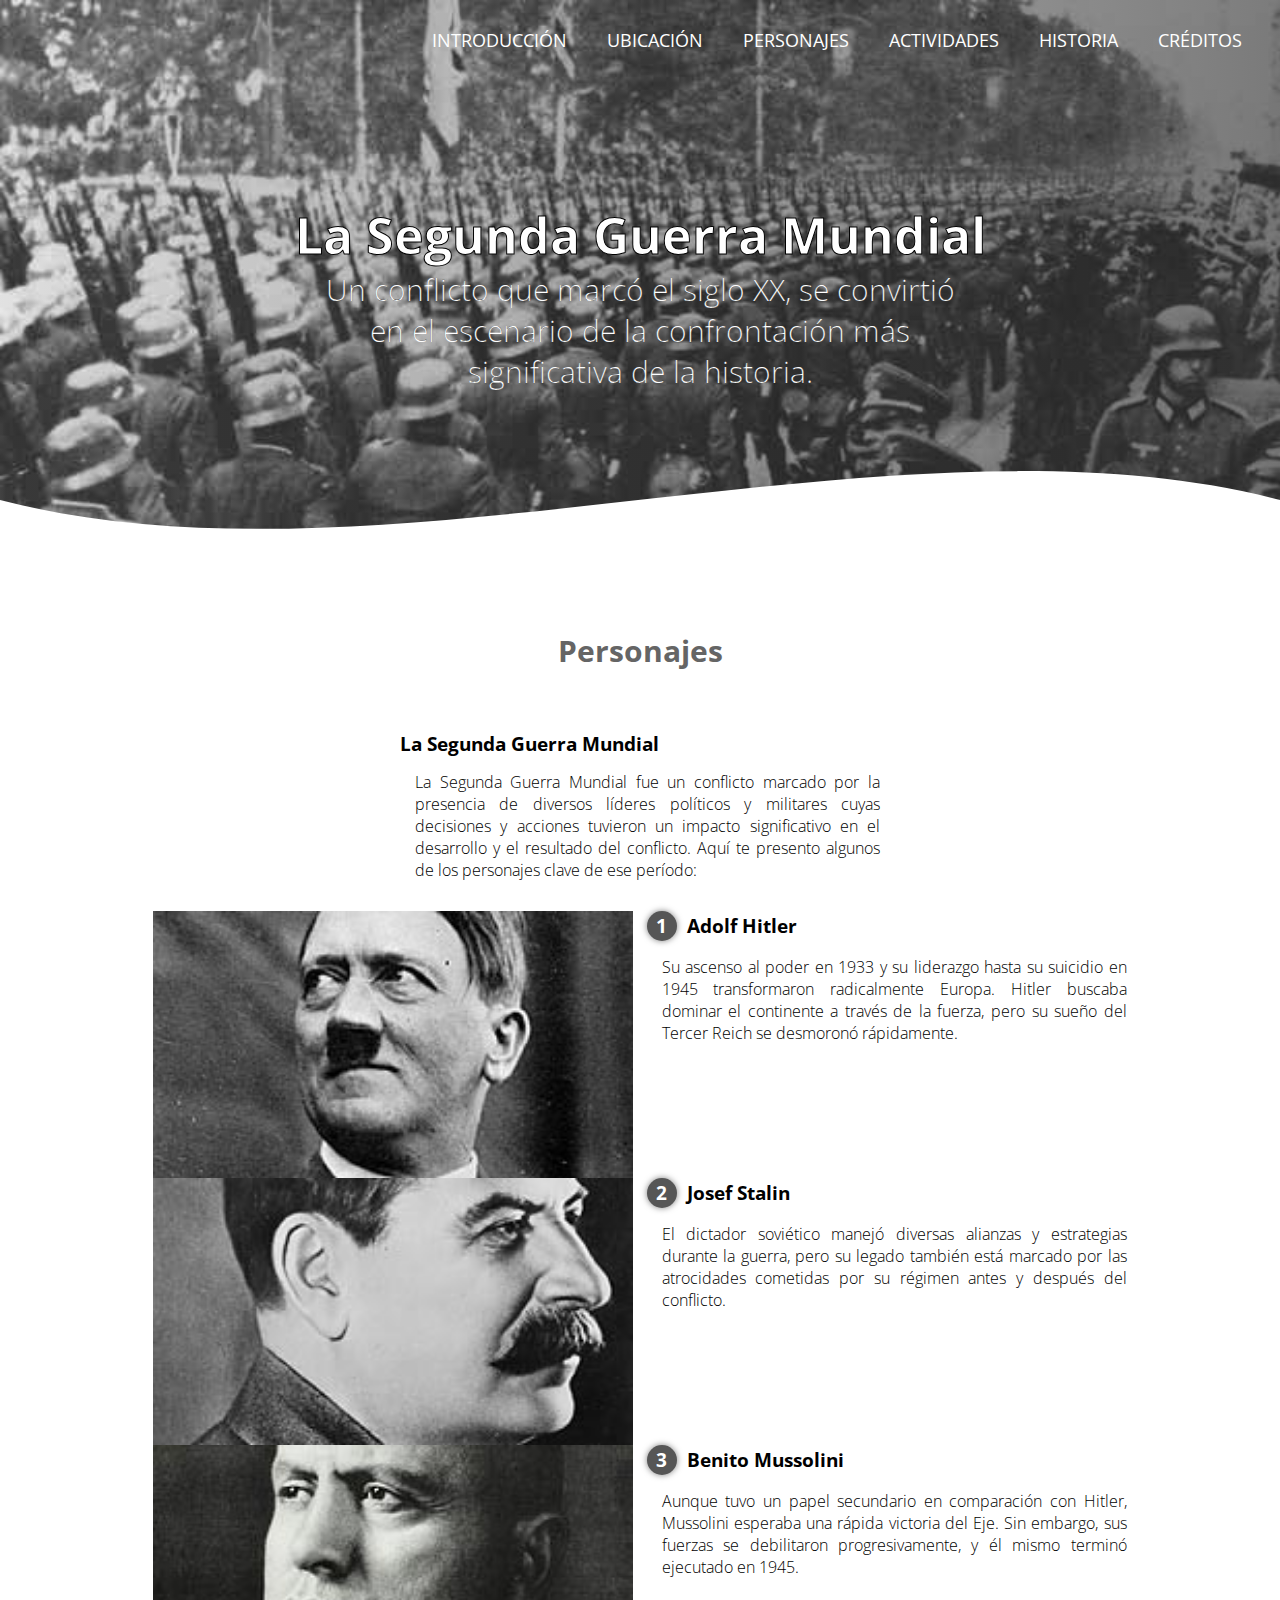
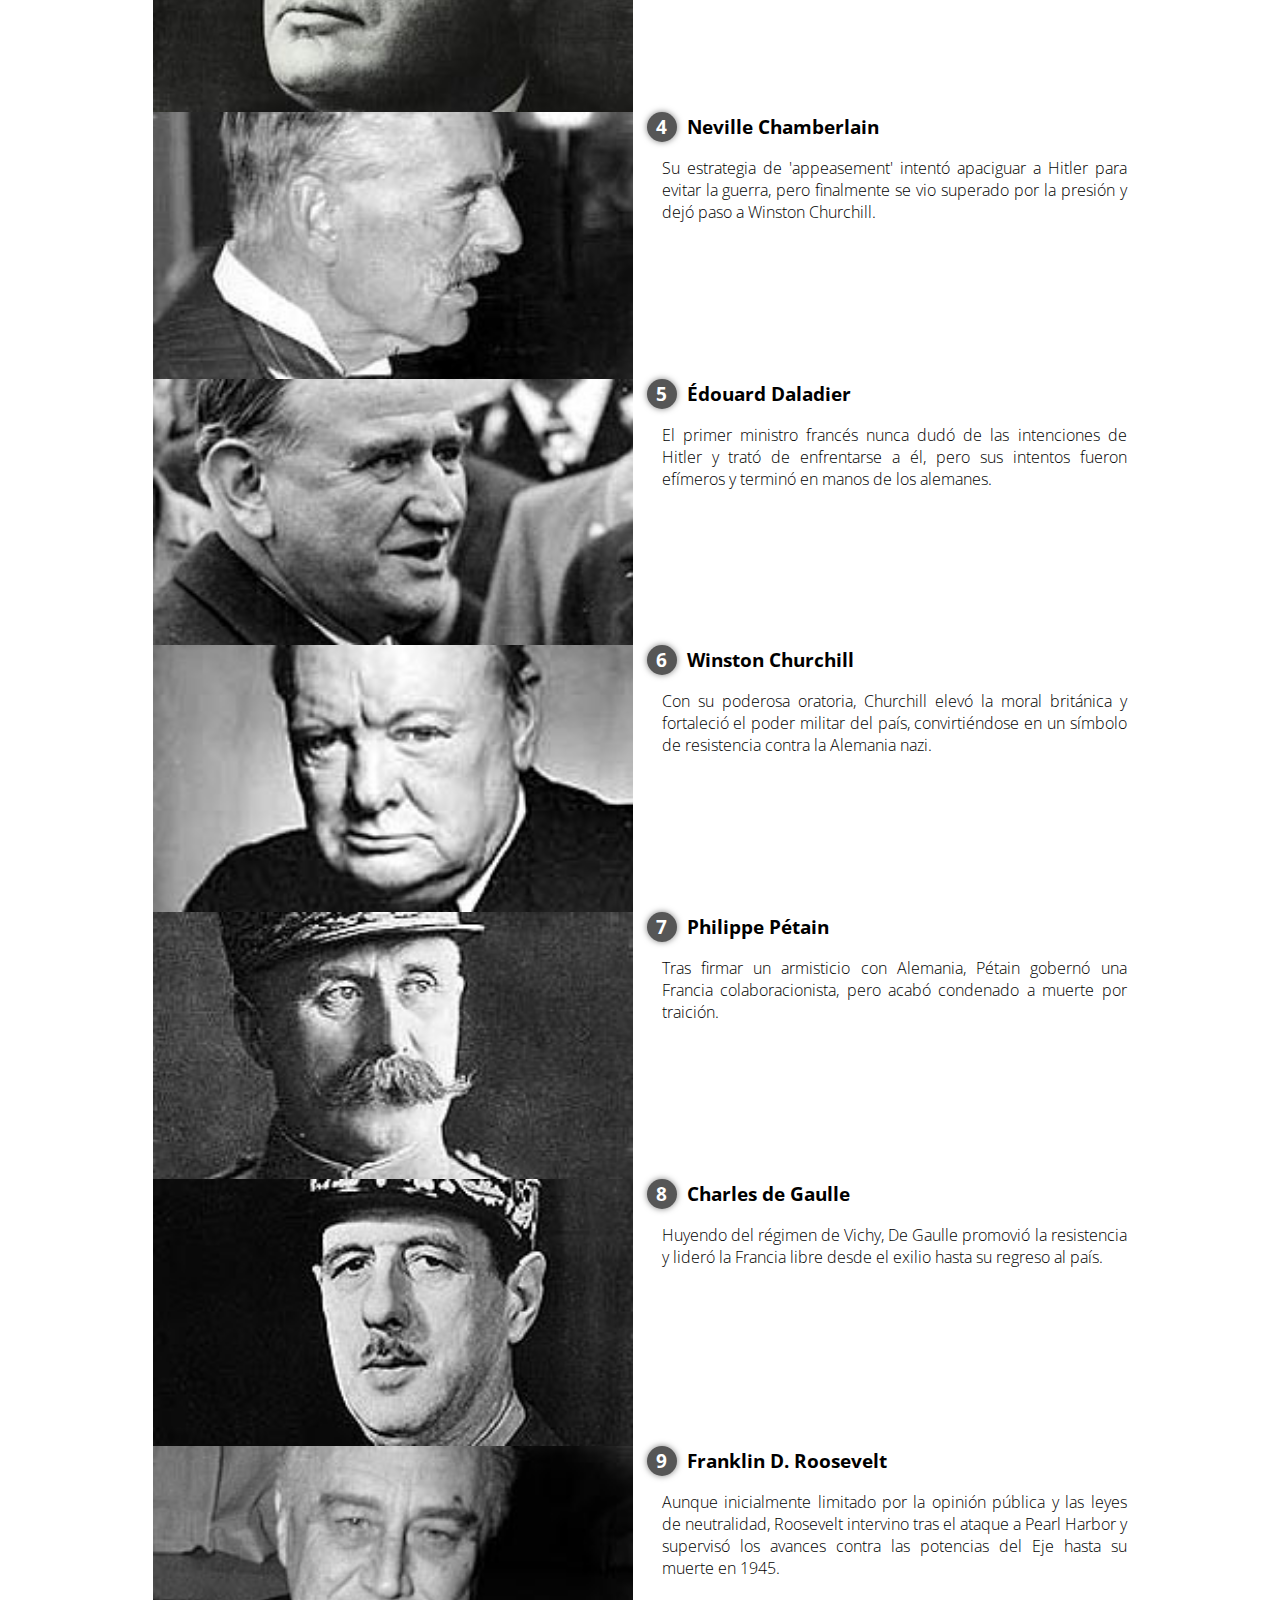
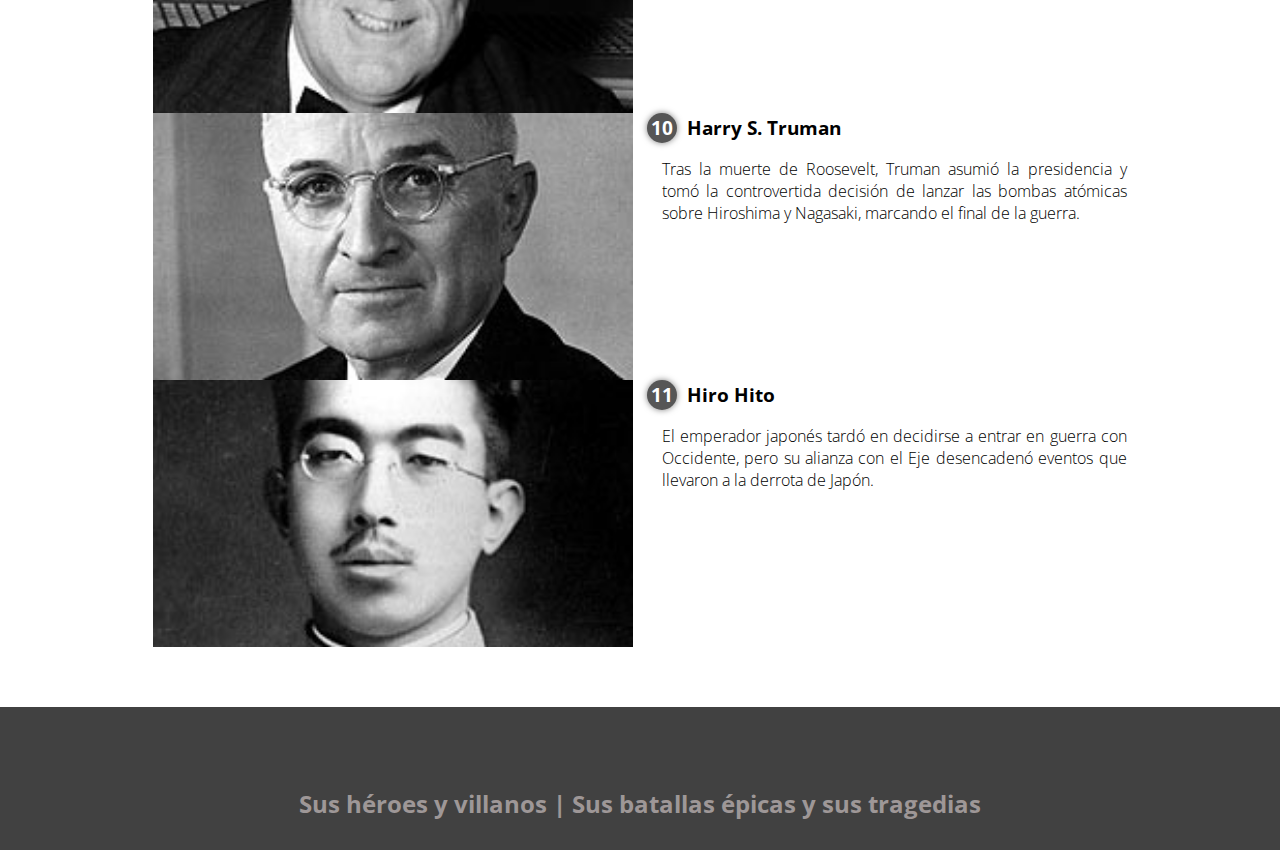
<file: personajes.html>
<!DOCTYPE html>
<html lang="es">

<head>
    <meta charset="UTF-8">
    <meta name="viewport" content="width=device-width, initial-scale=1.0">
    <meta http-equiv="X-UA-Compatible" content="ie=edge">
    <title>La Segunda Guerra Mundial</title> <!-- titulo -->
    <link rel="shortcut icon" href="img/union.png" type="image/x-icon"> <!-- icono de la pestaña del navegador -->
    <link href="https://cdnjs.cloudflare.com/ajax/libs/font-awesome/5.13.0/css/all.min.css" rel="stylesheet"> <!-- icono del menu de navegacion -->
    <link rel="stylesheet" href="css/estilos.css"> <!-- coneccion con los estilos -->
    <link href="https://fonts.googleapis.com/css?family=Open+Sans:300,400,700,800&display=swap" rel="stylesheet"> <!-- Fuente del texto: Open Sans -->
</head>

<body>
    <header>

        <!-- Menu de navegacion-->

        <nav>
            
            <input type="checkbox" id="check">

            <label for="check" class="checkbtn">
                <i class="fas fa-bars"></i>
            </label>

            <ul>
                <li><a href="index.html">Introducción</a></li>
                <li><a href="ubicación.html">Ubicación</a></li>
                <li><a href="personajes.html">Personajes</a></li>
                <li><a href="actividades.html">Actividades</a></li>
                <li><a href="historia.html">Historia</a></li>
                <li><a href="creditos.html">Créditos</a></li>
            </ul>
        </nav>

        <!-- texto del encabezado -->

        <section class="textos-header">
            <h1>La Segunda Guerra Mundial</h1>
            <h2>Un conflicto que marcó el siglo XX, se convirtió en el escenario de la confrontación más significativa de la historia. </h2>
        </section>
        
        <div class="wave" >
            <!--esto ayuda hacer la forma ondulada -->
            <!--  -->
            <img src="img/onda.svg" alt="" class="onda" />
          </div>

    </header>

    <!-- cuerpo del proyecto -->

    <main>
        <section class="contenedor sobre-nosotros">
            <h2 class="titulo">Personajes</h2>

            <div class="contenedor-sobre-nosotros">
                <div class="contenido-textos">
                    <h3> La Segunda Guerra Mundial</h3>
                    <p>
                        La Segunda Guerra Mundial fue un conflicto marcado por la presencia de diversos líderes políticos y militares cuyas decisiones y acciones tuvieron un impacto significativo en el desarrollo y el resultado del conflicto. Aquí te presento algunos de los personajes clave de ese período:
                    </p>
                </div>
            </div>

            <div class="contenedor-sobre-nosotros">
                <img src="img/per1.jpg" alt="" class="imagen-about-us">
                <div class="contenido-textos">
                    <h3><span>1</span> Adolf Hitler</h3>
                    <p>
                        Su ascenso al poder en 1933 y su liderazgo hasta su suicidio en 1945 transformaron radicalmente Europa. Hitler buscaba dominar el continente a través de la fuerza, pero su sueño del Tercer Reich se desmoronó rápidamente.
                    </p>
                </div>
            </div>

            <div class="contenedor-sobre-nosotros">
                <img src="img/per2.jpg" alt="" class="imagen-about-us">
                <div class="contenido-textos">
                    <h3><span>2</span> Josef Stalin</h3>
                    <p>
                        El dictador soviético manejó diversas alianzas y estrategias durante la guerra, pero su legado también está marcado por las atrocidades cometidas por su régimen antes y después del conflicto.
                    </p>
                </div>
            </div>

            <div class="contenedor-sobre-nosotros">
                <img src="img/per3.jpg" alt="" class="imagen-about-us">
                <div class="contenido-textos">
                    <h3><span>3</span> Benito Mussolini</h3>
                    <p>
                        Aunque tuvo un papel secundario en comparación con Hitler, Mussolini esperaba una rápida victoria del Eje. Sin embargo, sus fuerzas se debilitaron progresivamente, y él mismo terminó ejecutado en 1945.
                    </p>
                </div>
            </div>

            <div class="contenedor-sobre-nosotros">
                <img src="img/per4.jpg" alt="" class="imagen-about-us">
                <div class="contenido-textos">
                    <h3><span>4</span> Neville Chamberlain</h3>
                    <p>
                        Su estrategia de 'appeasement' intentó apaciguar a Hitler para evitar la guerra, pero finalmente se vio superado por la presión y dejó paso a Winston Churchill.
                    </p>
                </div>
            </div>

            <div class="contenedor-sobre-nosotros">
                <img src="img/per5.jpg" alt="" class="imagen-about-us">
                <div class="contenido-textos">
                    <h3><span>5</span> Édouard Daladier</h3>
                    <p>
                        El primer ministro francés nunca dudó de las intenciones de Hitler y trató de enfrentarse a él, pero sus intentos fueron efímeros y terminó en manos de los alemanes.
                    </p>
                </div>
            </div>

            <div class="contenedor-sobre-nosotros">
                <img src="img/per6.jpg" alt="" class="imagen-about-us">
                <div class="contenido-textos">
                    <h3><span>6</span> Winston Churchill</h3>
                    <p>
                        Con su poderosa oratoria, Churchill elevó la moral británica y fortaleció el poder militar del país, convirtiéndose en un símbolo de resistencia contra la Alemania nazi.
                    </p>
                </div>
            </div>

            <div class="contenedor-sobre-nosotros">
                <img src="img/per7.jpg" alt="" class="imagen-about-us">
                <div class="contenido-textos">
                    <h3><span>7</span> Philippe Pétain</h3>
                    <p>
                        Tras firmar un armisticio con Alemania, Pétain gobernó una Francia colaboracionista, pero acabó condenado a muerte por traición.
                    </p>
                </div>
            </div>

            <div class="contenedor-sobre-nosotros">
                <img src="img/per8.jpg" alt="" class="imagen-about-us">
                <div class="contenido-textos">
                    <h3><span>8</span> Charles de Gaulle</h3>
                    <p>
                        Huyendo del régimen de Vichy, De Gaulle promovió la resistencia y lideró la Francia libre desde el exilio hasta su regreso al país.
                    </p>
                </div>
            </div>

            <div class="contenedor-sobre-nosotros">
                <img src="img/per9.jpg" alt="" class="imagen-about-us">
                <div class="contenido-textos">
                    <h3><span>9</span> Franklin D. Roosevelt</h3>
                    <p>
                        Aunque inicialmente limitado por la opinión pública y las leyes de neutralidad, Roosevelt intervino tras el ataque a Pearl Harbor y supervisó los avances contra las potencias del Eje hasta su muerte en 1945.
                    </p>
                </div>
            </div>

            <div class="contenedor-sobre-nosotros">
                <img src="img/per10.jpg" alt="" class="imagen-about-us">
                <div class="contenido-textos">
                    <h3><span>10</span> Harry S. Truman</h3>
                    <p>
                        Tras la muerte de Roosevelt, Truman asumió la presidencia y tomó la controvertida decisión de lanzar las bombas atómicas sobre Hiroshima y Nagasaki, marcando el final de la guerra.
                    </p>
                </div>
            </div>

            <div class="contenedor-sobre-nosotros">
                <img src="img/per11.jpg" alt="" class="imagen-about-us">
                <div class="contenido-textos">
                    <h3><span>11</span> Hiro Hito</h3>
                    <p>
                        El emperador japonés tardó en decidirse a entrar en guerra con Occidente, pero su alianza con el Eje desencadenó eventos que llevaron a la derrota de Japón.
                    </p>
                </div>
            </div>

        </section>

    </main>

    <!-- parte final -->

    <footer>
        <h2 class="titulo-final"> Sus héroes y villanos | Sus batallas épicas y sus tragedias </h2>
    </footer>
</body>

</html>

<!--
    
    El diseño de este proyecto mio (se usaron varios tutoriales en youtube para llegar a este punto) es de una plantilla de un proyecto anterior que fue reutilizado, es por eso que los css mantienen esa forma

    Creditos del autor del trabajo: Oscar Daniel Sanabria Daza

-->
</file>
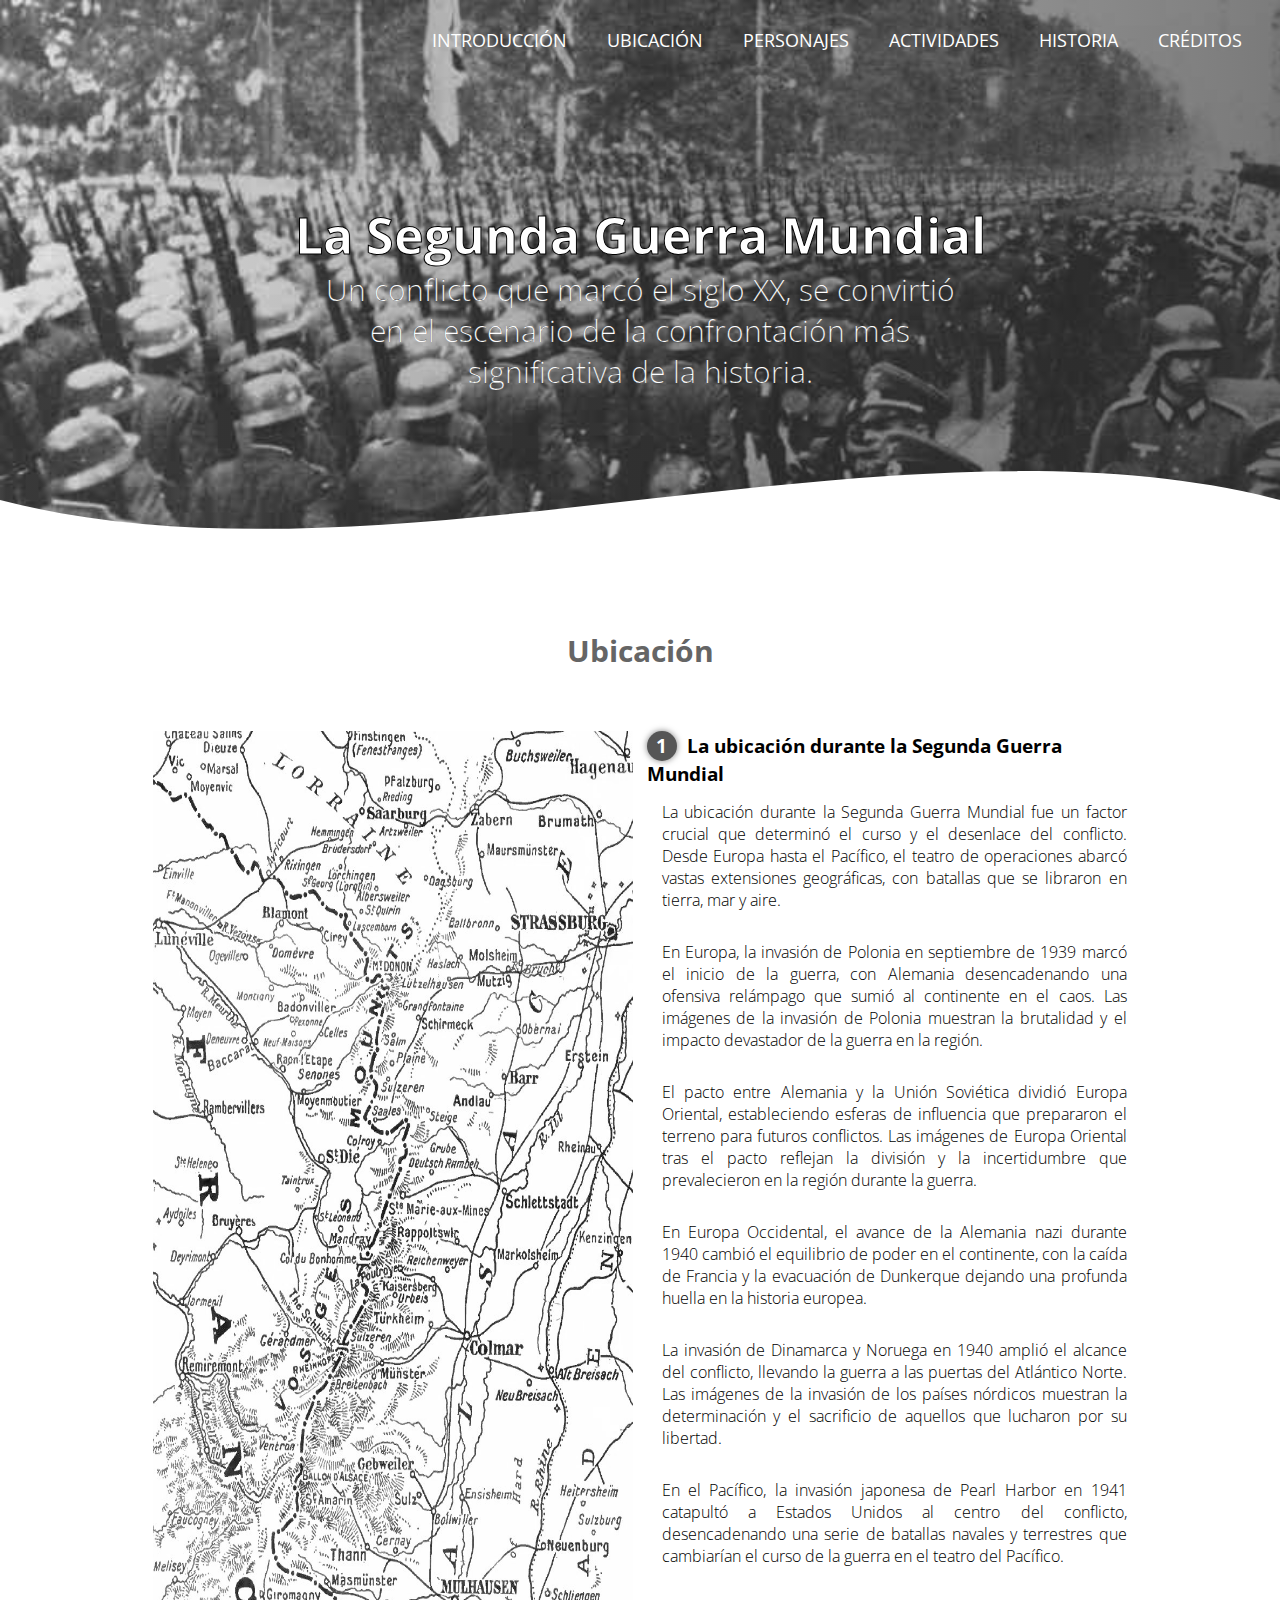
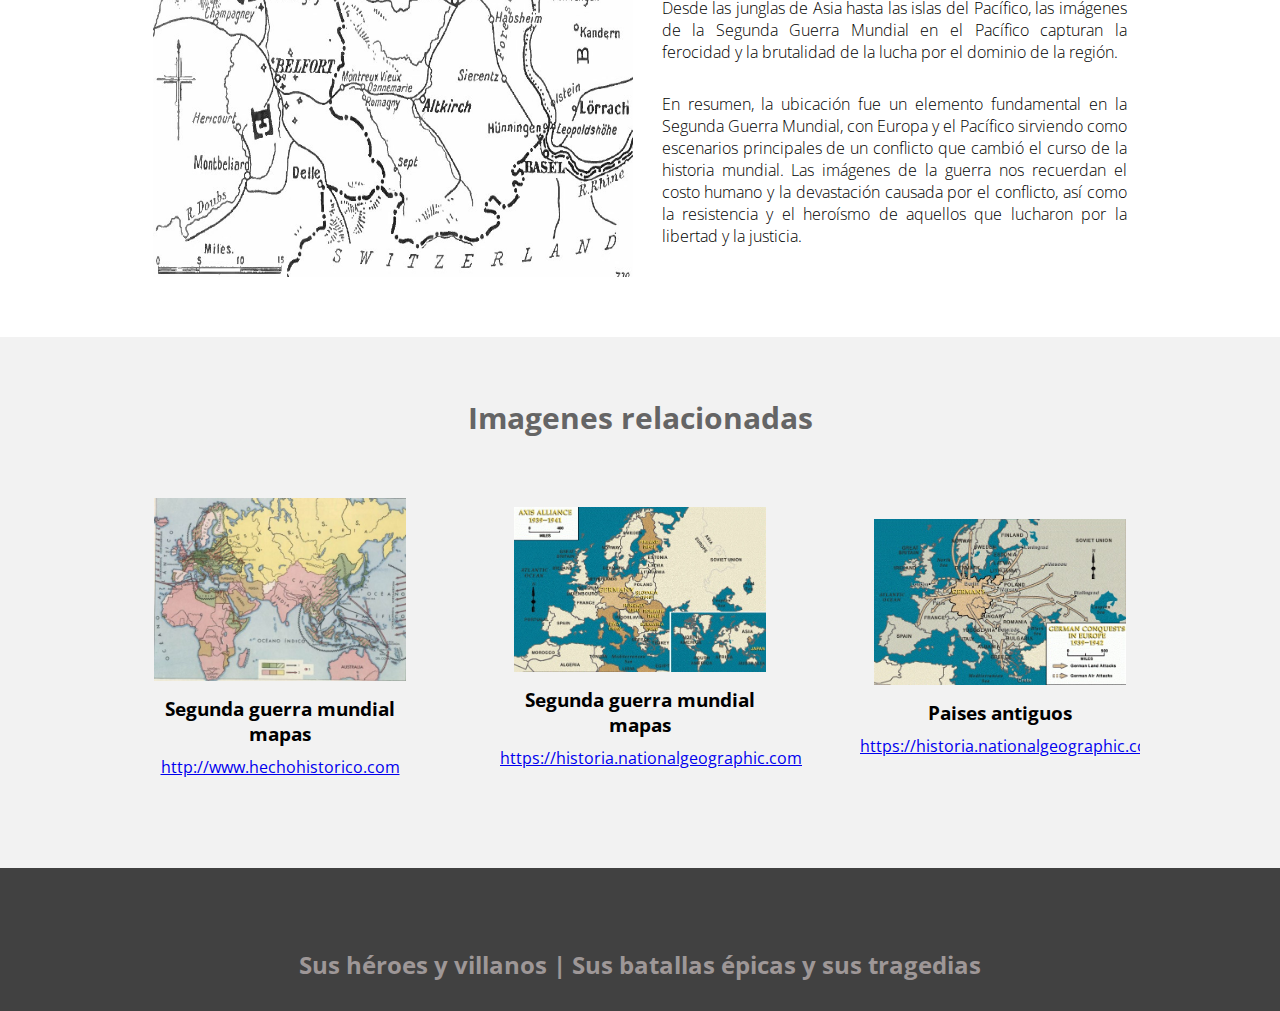
<file: ubicación.html>
<!DOCTYPE html>
<html lang="es">

<head>
    <meta charset="UTF-8">
    <meta name="viewport" content="width=device-width, initial-scale=1.0">
    <meta http-equiv="X-UA-Compatible" content="ie=edge">
    <title>La Segunda Guerra Mundial</title> <!-- titulo -->
    <link rel="shortcut icon" href="img/union.png" type="image/x-icon"> <!-- icono de la pestaña del navegador -->
    <link href="https://cdnjs.cloudflare.com/ajax/libs/font-awesome/5.13.0/css/all.min.css" rel="stylesheet"> <!-- icono del menu de navegacion -->
    <link rel="stylesheet" href="css/estilos.css"> <!-- coneccion con los estilos -->
    <link href="https://fonts.googleapis.com/css?family=Open+Sans:300,400,700,800&display=swap" rel="stylesheet"> <!-- Fuente del texto: Open Sans -->
</head>

<body>
    <header>

        <!-- Menu de navegacion-->

        <nav>
            
            <input type="checkbox" id="check">

            <label for="check" class="checkbtn">
                <i class="fas fa-bars"></i>
            </label>

            <ul>
                <li><a href="index.html">Introducción</a></li>
                <li><a href="ubicación.html">Ubicación</a></li>
                <li><a href="personajes.html">Personajes</a></li>
                <li><a href="actividades.html">Actividades</a></li>
                <li><a href="historia.html">Historia</a></li>
                <li><a href="creditos.html">Créditos</a></li>
            </ul>
        </nav>

         <!-- texto del encabezado -->

        <section class="textos-header">
            <h1>La Segunda Guerra Mundial</h1>
            <h2>Un conflicto que marcó el siglo XX, se convirtió en el escenario de la confrontación más significativa de la historia. </h2>
        </section>

        <div class="wave" >
            <!--esto ayuda hacer la forma ondulada -->
            <!--  -->
            <img src="img/onda.svg" alt="" class="onda" />
          </div>
          
    </header>

    <!-- cuerpo del proyecto -->

    <main>
        <section class="contenedor sobre-nosotros">
            <h2 class="titulo">Ubicación</h2>
            <div class="contenedor-sobre-nosotros">
                <img src="img/ubicacion.jpg" alt="" class="imagen-about-us">
                <div class="contenido-textos">
                    <h3><span>1</span> La ubicación durante la Segunda Guerra Mundial</h3>
                    <p>
                        La ubicación durante la Segunda Guerra Mundial fue un factor crucial que determinó el curso y el desenlace del conflicto. Desde Europa hasta el Pacífico, el teatro de operaciones abarcó vastas extensiones geográficas, con batallas que se libraron en tierra, mar y aire.
                    </p>
                    <p>
                        En Europa, la invasión de Polonia en septiembre de 1939 marcó el inicio de la guerra, con Alemania desencadenando una ofensiva relámpago que sumió al continente en el caos. Las imágenes de la invasión de Polonia muestran la brutalidad y el impacto devastador de la guerra en la región.
                    </p>
                    <p>
                        El pacto entre Alemania y la Unión Soviética dividió Europa Oriental, estableciendo esferas de influencia que prepararon el terreno para futuros conflictos. Las imágenes de Europa Oriental tras el pacto reflejan la división y la incertidumbre que prevalecieron en la región durante la guerra.
                    </p>
                    <p>
                        En Europa Occidental, el avance de la Alemania nazi durante 1940 cambió el equilibrio de poder en el continente, con la caída de Francia y la evacuación de Dunkerque dejando una profunda huella en la historia europea.
                    </p>
                    <p>
                        La invasión de Dinamarca y Noruega en 1940 amplió el alcance del conflicto, llevando la guerra a las puertas del Atlántico Norte. Las imágenes de la invasión de los países nórdicos muestran la determinación y el sacrificio de aquellos que lucharon por su libertad.
                    </p>
                    <p>
                        En el Pacífico, la invasión japonesa de Pearl Harbor en 1941 catapultó a Estados Unidos al centro del conflicto, desencadenando una serie de batallas navales y terrestres que cambiarían el curso de la guerra en el teatro del Pacífico.
                    </p>
                    <p>
                        Desde las junglas de Asia hasta las islas del Pacífico, las imágenes de la Segunda Guerra Mundial en el Pacífico capturan la ferocidad y la brutalidad de la lucha por el dominio de la región.
                    </p>
                    <p>
                        En resumen, la ubicación fue un elemento fundamental en la Segunda Guerra Mundial, con Europa y el Pacífico sirviendo como escenarios principales de un conflicto que cambió el curso de la historia mundial. Las imágenes de la guerra nos recuerdan el costo humano y la devastación causada por el conflicto, así como la resistencia y el heroísmo de aquellos que lucharon por la libertad y la justicia.
                    </p>
                </div>
            </div>
        </section>

        <!-- Imagenes relacionadas -->

        <section class="about-services">
            <div class="contenedor">
                <h2 class="titulo">Imagenes relacionadas</h2>
                <div class="servicio-cont">
                    <div class="servicio-ind">
                        <img src="img/ubi1.jpg" alt="">
                        <h3>Segunda guerra mundial mapas</h3>
                        <a href="http://www.hechohistorico.com.ar/Archivos/Culturas_Antiguas/pais-global/mapa76.htm">http://www.hechohistorico.com</a>
                        
                    </div>
                    <div class="servicio-ind">
                        <img src="img/ubi2.jpg" alt="">
                        <h3>Segunda guerra mundial mapas</h3>
                        <a href="https://historia.nationalgeographic.com.es/a/segunda-guerra-mundial-explicada-mapas_18283">https://historia.nationalgeographic.com</a>
                    </div>
                    <div class="servicio-ind">
                        <img src="img/ubi3.jpg" alt="">
                        <h3>Paises antiguos</h3>
                        <a href="https://historia.nationalgeographic.com.es/a/segunda-guerra-mundial-explicada-mapas_18283">https://historia.nationalgeographic.com</a>
                    </div>
                </div>
            </div>
        </section>
    </main>

    <!-- parte final -->

    <footer>
        <h2 class="titulo-final"> Sus héroes y villanos | Sus batallas épicas y sus tragedias </h2>
    </footer>
</body>

</html>

<!--
    
    El diseño de este proyecto mio (se usaron varios tutoriales en youtube para llegar a este punto) es de una plantilla de un proyecto anterior que fue reutilizado, es por eso que los css mantienen esa forma

    Creditos del autor del trabajo: Oscar Daniel Sanabria Daza

-->
</file>
<file: css/estilos.css>
* {
  margin: 0;
  padding: 0;
  box-sizing: border-box;
}

:root {
  --blanco: #fff;
  --negro: #000;
  --titulo: #656565;
  --hover: #9e9797;
  --fondo1: #bc4e9c;
  --fondo2: #1f1f3c;
}

body {
  font-family: "open sans";
}

.contenedor {
  padding: 60px 0;
  width: 90%;
  max-width: 1000px;
  margin: auto;
  overflow: hidden;
}

.titulo {
  color: var(--titulo);
  font-size: 30px;
  text-align: center;
  margin-bottom: 60px;
}

/* Header */

header {
  width: 100%;
  height: 600px;
  background: var(--titulo);
  /* fallback for old browsers */
  background: -webkit-linear-gradient(
      to right,
      hsla(0, 0%, 73%, 0.226),
      hsla(0, 0%, 23%, 0.664)
    ),
    url(../img/inicio.jpg);
  /* Chrome 10-25, Safari 5.1-6 */
  background: linear-gradient(
      to right,
      hsla(0, 0%, 73%, 0.226),
      hsla(0, 0%, 23%, 0.664)
    ),
    url(../img/inicio.jpg);
  /* W3C, IE 10+/ Edge, Firefox 16+, Chrome 26+, Opera 12+, Safari 7+ */
  background-size: cover;
  background-attachment: fixed;
  position: relative;
}

/* decoracion de la onda */

.wave {
  height: 150px;
  overflow: hidden;
  position: absolute;
  bottom: 0;
  width: 100%;
  z-index: 1; /* esto le da una posicion al vector svg en el eje z, se va usar para que quede atras del menu despegable */
}

.onda {
  width: 100%;
}

/* menu de navegacion */

nav {
  width: 100%;
}

nav ul {
  float: right;
  margin-right: 20px;
}

nav ul li {
  display: inline-block;
  line-height: 80px;
  margin: 0 5px;
}

nav ul li a {
  color: var(--blanco);
  font-size: 18px;
  padding: 7px 13px;
  border-radius: 3px;
  text-transform: uppercase;
  text-decoration: none;
}

nav > ul li a:hover {
  background: var(--hover);
  transition: 0.5s;
  text-decoration: underline;
}

.checkbtn {
  font-size: 30px;
  color: var(--blanco);
  float: right;
  line-height: 80px;
  margin-right: 40px;
  cursor: pointer;
  display: none;
}
#check {
  display: none;
}

/* header */

header .textos-header {
  display: flex;
  height: 430px;
  width: 100%;
  align-items: center;
  justify-content: center;
  flex-direction: column;
  text-align: center;
}

.textos-header h1 {
  -webkit-text-stroke: 1px var(--negro);
  font-size: 50px;
  color: var(--blanco);
}

.textos-header h2 {
  -webkit-text-stroke: 0.2px var(--negro);
  font-size: 30px;
  width: 50%;
  font-weight: 300;
  color: var(--blanco);
}

/* About us */

main .sobre-nosotros {
  padding: 30px 0 60px 0;
}
.contenedor-sobre-nosotros {
  display: flex;
  justify-content: space-evenly;
}

.imagen-about-us {
  width: 48%;
}

.sobre-nosotros .contenido-textos {
  width: 48%;
}

.contenido-textos h3 {
  margin-bottom: 15px;
}

.contenido-textos h3 span {
  background: #565656;
  color: var(--blanco);
  border-radius: 50%;
  display: inline-block;
  text-align: center;
  width: 30px;
  height: 30px;
  padding: 2px;
  box-shadow: 0 0 6px 0 rgba(0, 0, 0, 0.5);
  margin-right: 5px;
}

.contenido-textos p {
  padding: 0px 0px 30px 15px;
  font-weight: 300;
  text-align: justify;
}

/*  Our team */

.about-services {
  background: #f2f2f2;
  padding-bottom: 30px;
}

.servicio-cont {
  display: flex;
  justify-content: space-between;
  align-items: center;
}

.servicio-ind {
  width: 28%;
  text-align: center;
}

.servicio-ind img {
  width: 90%;
}

.servicio-ind h3 {
  margin: 10px 0;
}

/* footer */

footer {
  background: #414141;
  padding: 60px 0 30px 0;
  margin: auto;
  overflow: hidden;
}

.titulo-final {
  text-align: center;
  font-size: 24px;
  margin: 20px 0 0 0;
  color: #9e9797;
}

/* @media only screen and (max-width:...)  */

/* pantallas de escritorio (> 1200) */

/* No es necesario ya que la mayoria de los tamaños estan en % lo cual facilita que se adapte a las pantallas >1200 pixeles */

@media screen and (max-width: 900px) {
  /* tableta o portátil sencillo (800 - 1200): se tomo 900px como punto medio de estas medidas */
  header {
    background-position: center;
  }

  nav ul {
    float: none;
    text-align: center;
  }

  nav ul li a {
    font-size: 15px;
  }

  .contenedor-sobre-nosotros {
    flex-direction: column;
    justify-content: center;
    align-items: center;
  }

  .sobre-nosotros .contenido-textos {
    width: 90%;
  }

  .imagen-about-us {
    width: 90%;
  }

  /* servicios */

  .servicio-cont {
    justify-content: center;
    flex-direction: column;
  }

  .servicio-ind {
    width: 100%;
    text-align: center;
  }

  .servicio-ind:nth-child(1),
  .servicio-ind:nth-child(2) {
    margin-bottom: 60px;
  }

  .servicio-ind img {
    width: 90%;
  }
}

@media screen and (max-width: 800px) {
  /* teléfono celular en sentido vertical (<800) */

  header .textos-header {
    height: 300px;
  }

  .textos-header h1 {
    font-size: 35px;
  }

  .textos-header h2 {
    font-size: 20px;
  }

  /* ABOUT US */

  .imagen-about-us {
    margin-bottom: 60px;
    width: 99%;
  }

  .sobre-nosotros .contenido-textos {
    width: 95%;
  }

  /* Footer */

  .titulo-final {
    font-size: 20px;
  }

  /* Menu desplegable */

  .checkbtn {
    display: block;
  }
  ul {
    position: fixed;
    width: 100%;
    background: #2c3e50;
    top: 85px;
    left: -100%;
    text-align: center;
    transition: all 0.5s;
    z-index: 2; /* esto hace que este por encima del vecto svg en el eje z */
  }
  nav ul li {
    display: block;
    margin: 20px 0;
    line-height: 30px;
  }
  nav ul li a {
    font-size: 20px;
  }

  #check:checked ~ ul {
    left: 0;
  }
}
</file>
